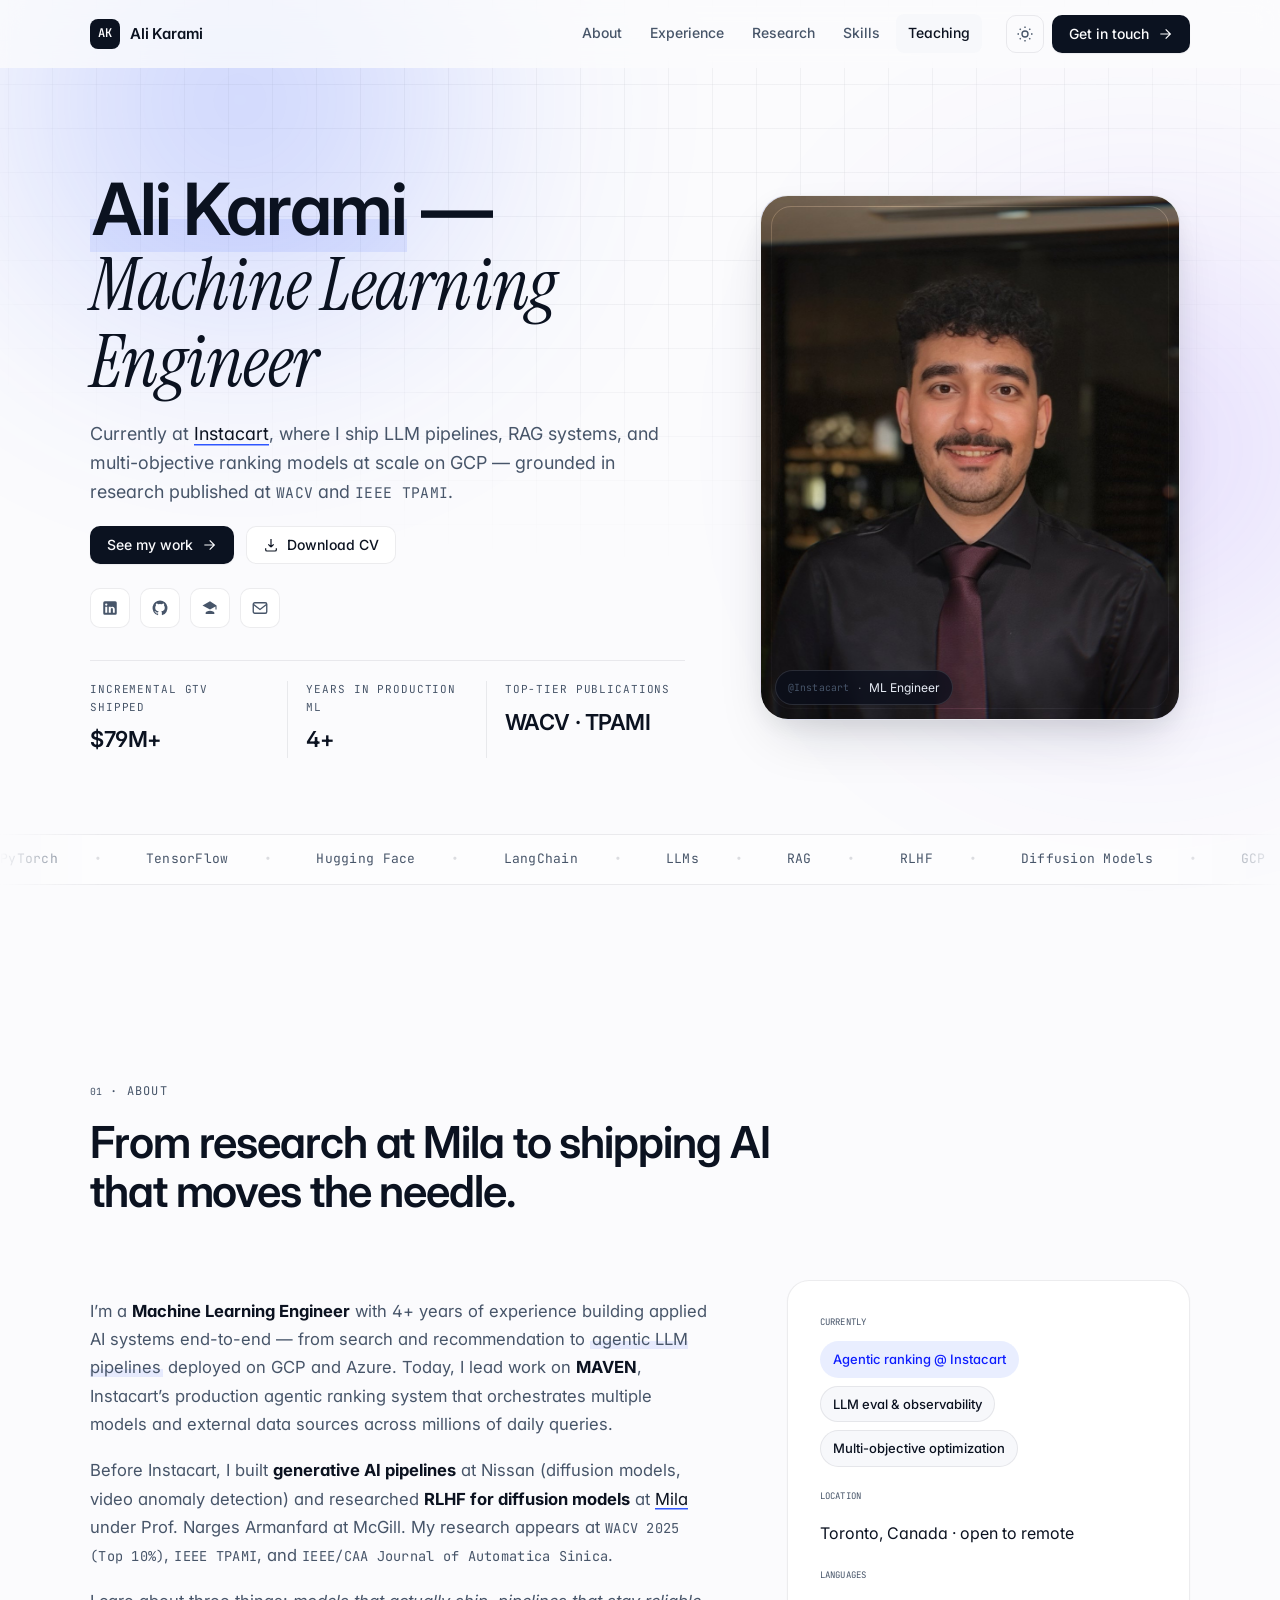
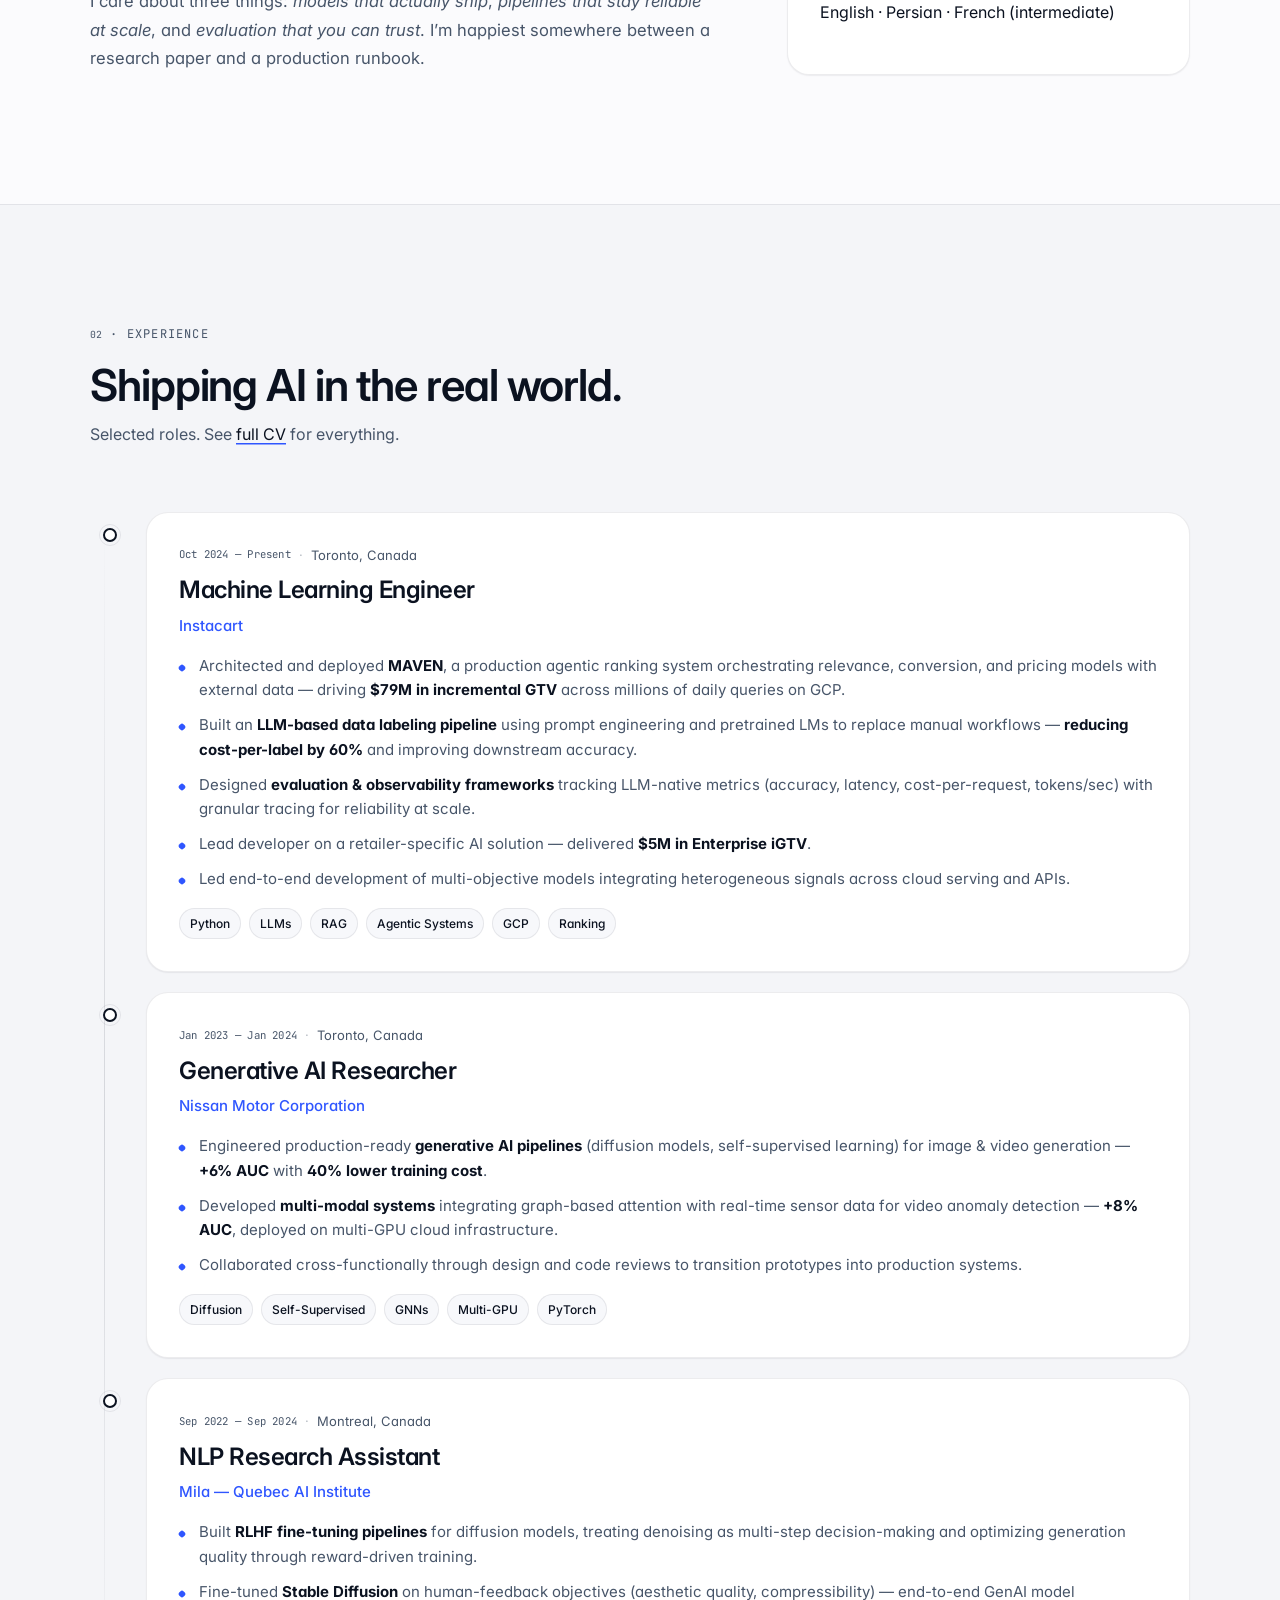
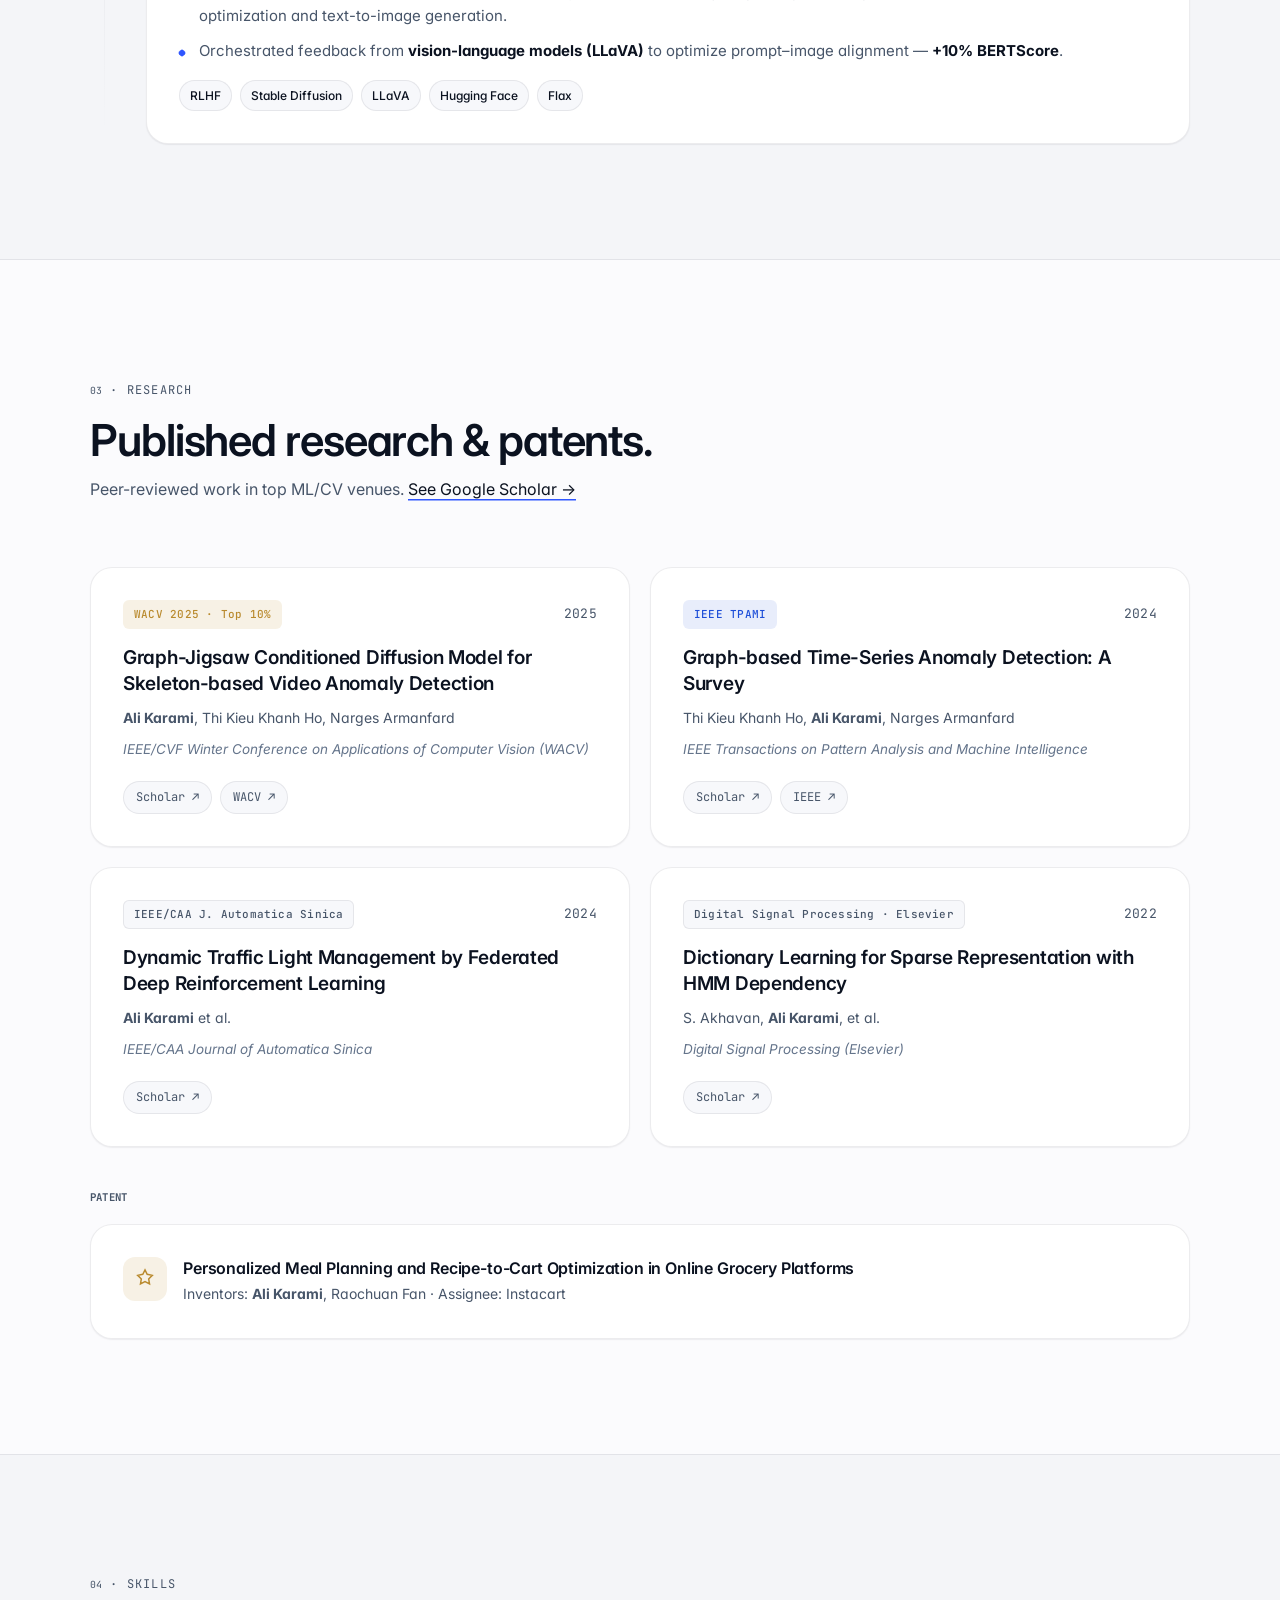
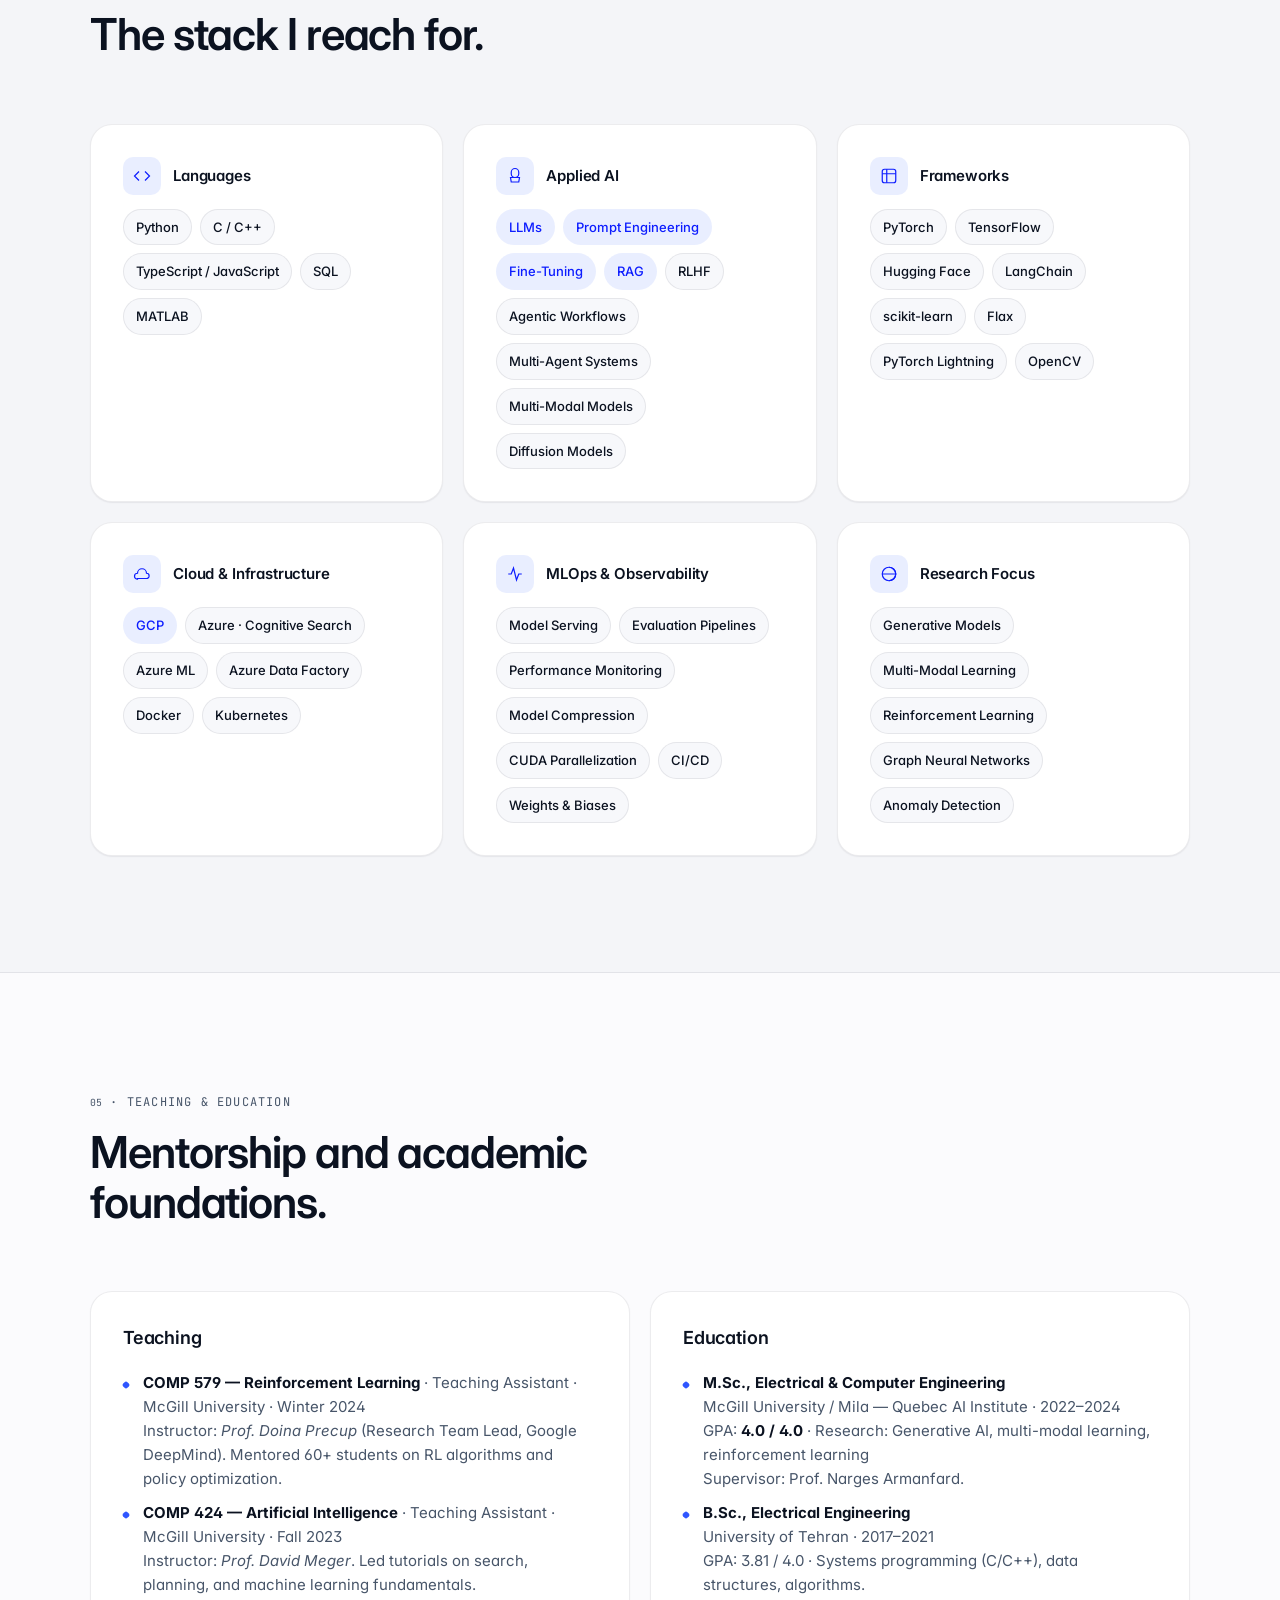
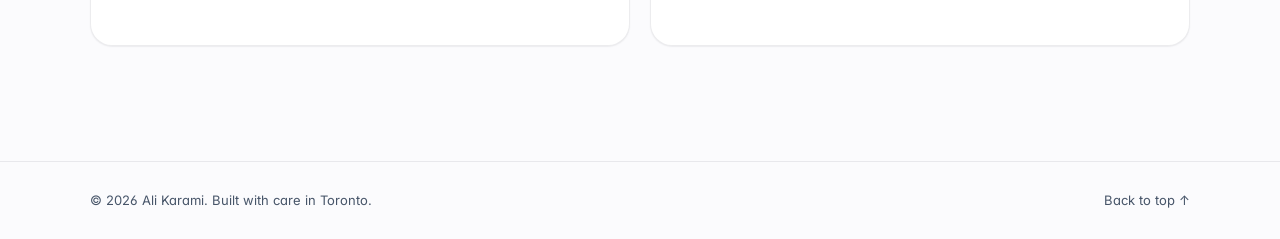
<file: index.html>
<!doctype html>
<html lang="en">
  <head>
    <meta charset="utf-8" />
    <meta name="viewport" content="width=device-width, initial-scale=1, viewport-fit=cover" />
    <meta name="color-scheme" content="light dark" />
    <title>Ali Karami — Machine Learning Engineer</title>

    <meta name="description" content="Ali Karami — Machine Learning Engineer at Instacart. Applied AI, LLMs, RAG, agentic ranking systems, and generative models. Published at WACV, TPAMI, and more." />
    <meta name="author" content="Ali Karami" />
    <meta name="theme-color" content="#0a0f1c" media="(prefers-color-scheme: dark)" />
    <meta name="theme-color" content="#ffffff" media="(prefers-color-scheme: light)" />

    <!-- Open Graph -->
    <meta property="og:type" content="website" />
    <meta property="og:title" content="Ali Karami — Machine Learning Engineer" />
    <meta property="og:description" content="ML Engineer at Instacart. Applied AI, LLMs, RAG, agentic ranking. WACV / TPAMI publications." />
    <meta property="og:url" content="https://karami7899.github.io/" />
    <meta property="og:image" content="./assets/og-card.png" />

    <!-- Twitter -->
    <meta name="twitter:card" content="summary_large_image" />
    <meta name="twitter:title" content="Ali Karami — Machine Learning Engineer" />
    <meta name="twitter:description" content="ML Engineer at Instacart. Applied AI, LLMs, RAG, agentic ranking. WACV / TPAMI publications." />
    <meta name="twitter:image" content="./assets/og-card.png" />

    <link rel="icon" href="data:image/svg+xml,%3Csvg xmlns='http://www.w3.org/2000/svg' viewBox='0 0 100 100'%3E%3Crect width='100' height='100' rx='22' fill='%230a0f1c'/%3E%3Ctext x='50' y='64' font-family='ui-sans-serif,system-ui' font-size='52' font-weight='700' text-anchor='middle' fill='%23ffffff'%3EAK%3C/text%3E%3C/svg%3E" />

    <!-- Fonts: Inter + JetBrains Mono for a polished engineer aesthetic -->
    <link rel="preconnect" href="https://fonts.googleapis.com" />
    <link rel="preconnect" href="https://fonts.gstatic.com" crossorigin />
    <link
      href="https://fonts.googleapis.com/css2?family=Inter:wght@300;400;500;600;700;800&family=JetBrains+Mono:wght@400;500;600&family=Instrument+Serif:ital@0;1&display=swap"
      rel="stylesheet"
    />

    <link rel="stylesheet" href="./styles.css" />

    <!-- Progressive enhancement: only hide reveal elements if JS is actually running.
         This guarantees content is visible even when JS fails or is disabled. -->
    <script>
      (function () {
        document.documentElement.classList.add("js-ready");
        try {
          var t = localStorage.getItem("ak-theme");
          if (t === "dark" || t === "light") {
            document.documentElement.setAttribute("data-theme", t);
          } else if (window.matchMedia && window.matchMedia("(prefers-color-scheme: dark)").matches) {
            document.documentElement.setAttribute("data-theme", "dark");
          }
        } catch (_) {}
      })();
    </script>
  </head>

  <body>
    <!-- Accessibility: skip link -->
    <a class="skip-link" href="#main">Skip to content</a>

    <!-- Ambient background -->
    <div class="ambient" aria-hidden="true">
      <div class="ambient__grid"></div>
      <div class="ambient__glow ambient__glow--a"></div>
      <div class="ambient__glow ambient__glow--b"></div>
    </div>

    <!-- Navigation -->
    <header class="nav" data-nav>
      <div class="nav__inner">
        <a href="#top" class="nav__brand" aria-label="Ali Karami — home">
          <span class="nav__monogram">AK</span>
          <span class="nav__brand-text">Ali Karami</span>
        </a>
        <nav class="nav__links" aria-label="Primary">
          <a href="#about">About</a>
          <a href="#experience">Experience</a>
          <a href="#publications">Research</a>
          <a href="#skills">Skills</a>
          <a href="#education">Teaching</a>
        </nav>
        <div class="nav__actions">
          <button
            class="icon-btn"
            id="theme-toggle"
            type="button"
            aria-label="Toggle color theme"
            title="Toggle theme"
          >
            <svg class="icon icon--sun" viewBox="0 0 24 24" fill="none" stroke="currentColor" stroke-width="1.8" aria-hidden="true">
              <circle cx="12" cy="12" r="4"></circle>
              <path d="M12 2v2M12 20v2M4.93 4.93l1.41 1.41M17.66 17.66l1.41 1.41M2 12h2M20 12h2M4.93 19.07l1.41-1.41M17.66 6.34l1.41-1.41"></path>
            </svg>
            <svg class="icon icon--moon" viewBox="0 0 24 24" fill="none" stroke="currentColor" stroke-width="1.8" aria-hidden="true">
              <path d="M21 12.79A9 9 0 1 1 11.21 3 7 7 0 0 0 21 12.79Z"></path>
            </svg>
          </button>
          <a class="btn btn--primary nav__cta" href="mailto:karami.a7899@gmail.com">
            Get in touch
            <svg viewBox="0 0 24 24" aria-hidden="true" fill="none" stroke="currentColor" stroke-width="1.8">
              <path d="M5 12h14M13 5l7 7-7 7"></path>
            </svg>
          </a>
          <button class="icon-btn nav__menu" id="menu-toggle" type="button" aria-label="Toggle menu" aria-expanded="false">
            <svg viewBox="0 0 24 24" fill="none" stroke="currentColor" stroke-width="1.8" aria-hidden="true">
              <path d="M3 6h18M3 12h18M3 18h18"></path>
            </svg>
          </button>
        </div>
      </div>
    </header>

    <main id="main">
      <!-- Hero -->
      <section id="top" class="hero">
        <div class="container hero__inner">
          <div class="hero__copy">
            <h1 class="hero__title reveal">
              <span class="hl">Ali Karami</span> — <em>Machine Learning Engineer</em>
            </h1>
            <p class="hero__lede reveal">
              Currently at <a class="inline-link" href="https://www.instacart.com" target="_blank" rel="noreferrer">Instacart</a>,
              where I ship LLM pipelines, RAG systems, and multi-objective ranking models at scale on GCP —
              grounded in research published at <span class="mono">WACV</span> and <span class="mono">IEEE TPAMI</span>.
            </p>

            <div class="hero__cta reveal">
              <a class="btn btn--primary" href="#experience">
                See my work
                <svg viewBox="0 0 24 24" aria-hidden="true" fill="none" stroke="currentColor" stroke-width="1.8"><path d="M5 12h14M13 5l7 7-7 7"/></svg>
              </a>
              <a class="btn btn--ghost" href="./assets/Ali_Karami_CV.pdf" target="_blank" rel="noreferrer">
                <svg viewBox="0 0 24 24" aria-hidden="true" fill="none" stroke="currentColor" stroke-width="1.8"><path d="M12 3v12m0 0 4-4m-4 4-4-4M4 17v2a2 2 0 0 0 2 2h12a2 2 0 0 0 2-2v-2"/></svg>
                Download CV
              </a>
            </div>

            <ul class="hero__socials reveal" aria-label="Profiles">
              <li><a href="https://www.linkedin.com/in/karami7899/" target="_blank" rel="noreferrer" aria-label="LinkedIn">
                <svg viewBox="0 0 24 24" fill="currentColor" aria-hidden="true"><path d="M19 3A2 2 0 0 1 21 5v14a2 2 0 0 1-2 2H5a2 2 0 0 1-2-2V5a2 2 0 0 1 2-2h14ZM8.34 18.34V10.2H5.67v8.14h2.67Zm-1.33-9.3a1.55 1.55 0 1 0 0-3.1 1.55 1.55 0 0 0 0 3.1Zm11.32 9.3v-4.45c0-2.38-1.27-3.49-2.97-3.49-1.37 0-1.98.75-2.32 1.28V10.2h-2.67c.04.75 0 8.14 0 8.14h2.67v-4.55c0-.24.02-.48.09-.65.19-.48.63-.98 1.37-.98.97 0 1.36.74 1.36 1.82v4.36h2.47Z"/></svg>
              </a></li>
              <li><a href="https://github.com/" target="_blank" rel="noreferrer" aria-label="GitHub">
                <svg viewBox="0 0 24 24" fill="currentColor" aria-hidden="true"><path d="M12 2a10 10 0 0 0-3.16 19.49c.5.09.68-.22.68-.48v-1.7c-2.78.6-3.37-1.34-3.37-1.34-.46-1.16-1.11-1.47-1.11-1.47-.9-.62.07-.61.07-.61 1 .07 1.53 1.03 1.53 1.03.89 1.53 2.34 1.09 2.91.83.09-.65.35-1.09.63-1.34-2.22-.25-4.56-1.11-4.56-4.95 0-1.09.39-1.99 1.03-2.69-.1-.25-.45-1.27.1-2.65 0 0 .84-.27 2.75 1.02a9.5 9.5 0 0 1 5 0c1.9-1.29 2.74-1.02 2.74-1.02.55 1.38.2 2.4.1 2.65.64.7 1.03 1.6 1.03 2.69 0 3.85-2.34 4.7-4.57 4.94.36.31.68.92.68 1.86v2.75c0 .27.18.58.69.48A10 10 0 0 0 12 2Z"/></svg>
              </a></li>
              <li><a href="https://scholar.google.com/citations?user=-sraCooAAAAJ&hl=en" target="_blank" rel="noreferrer" aria-label="Google Scholar">
                <svg viewBox="0 0 24 24" fill="currentColor" aria-hidden="true"><path d="M12 3 2 8.5 12 14l7.27-4v4.09h1.45V8.5L12 3Zm0 12.55c-3.05 0-5.78 1.3-5.78 2.91V20h11.56v-1.54c0-1.6-2.73-2.91-5.78-2.91Z"/></svg>
              </a></li>
              <li><a href="mailto:karami.a7899@gmail.com" aria-label="Email">
                <svg viewBox="0 0 24 24" fill="none" stroke="currentColor" stroke-width="1.8" aria-hidden="true"><rect x="3" y="5" width="18" height="14" rx="2"/><path d="m3 7 9 7 9-7"/></svg>
              </a></li>
            </ul>

            <dl class="hero__stats reveal" aria-label="Highlights at a glance">
              <div><dt>Incremental GTV shipped</dt><dd>$79M+</dd></div>
              <div><dt>Years in production ML</dt><dd>4+</dd></div>
              <div><dt>Top-tier publications</dt><dd>WACV · TPAMI</dd></div>
            </dl>
          </div>

          <aside class="hero__portrait reveal" aria-label="Portrait">
            <div class="portrait">
              <!-- Drop your photo into ./assets/profile.jpg — if missing, the AK monogram placeholder shows automatically. -->
              <img src="./assets/profile.jpg" alt="Ali Karami" loading="eager" decoding="async" />
              <div class="portrait__frame" aria-hidden="true"></div>
              <div class="portrait__badge">
                <span class="mono">@Instacart</span>
                <span class="sep">·</span>
                <span>ML Engineer</span>
              </div>
            </div>
          </aside>
        </div>

        <!-- Marquee of tech stack -->
        <div class="marquee" aria-hidden="true">
          <div class="marquee__track">
            <span>PyTorch</span><span>TensorFlow</span><span>Hugging Face</span><span>LangChain</span><span>LLMs</span><span>RAG</span><span>RLHF</span><span>Diffusion Models</span><span>GCP</span><span>Azure</span><span>Kubernetes</span><span>Docker</span><span>CUDA</span><span>Weights &amp; Biases</span>
            <span>PyTorch</span><span>TensorFlow</span><span>Hugging Face</span><span>LangChain</span><span>LLMs</span><span>RAG</span><span>RLHF</span><span>Diffusion Models</span><span>GCP</span><span>Azure</span><span>Kubernetes</span><span>Docker</span><span>CUDA</span><span>Weights &amp; Biases</span>
          </div>
        </div>
      </section>

      <!-- About -->
      <section id="about" class="section">
        <div class="container">
          <div class="section__head">
            <div class="section__label"><span class="mono">01</span> · About</div>
            <h2 class="section__title">From research at Mila to shipping AI that moves the needle.</h2>
          </div>
          <div class="about">
            <div class="about__body">
              <p class="reveal">
                I’m a <strong>Machine Learning Engineer</strong> with 4+ years of experience building applied AI systems end-to-end — from
                search and recommendation to <span class="hl">agentic LLM pipelines</span> deployed on GCP and Azure. Today, I lead work on
                <strong>MAVEN</strong>, Instacart’s production agentic ranking system that orchestrates multiple models and external data
                sources across millions of daily queries.
              </p>
              <p class="reveal">
                Before Instacart, I built <strong>generative AI pipelines</strong> at Nissan (diffusion models, video anomaly detection) and
                researched <strong>RLHF for diffusion models</strong> at <a class="inline-link" href="https://mila.quebec" target="_blank" rel="noreferrer">Mila</a>
                under Prof. Narges Armanfard at McGill. My research appears at
                <span class="mono">WACV 2025 (Top 10%)</span>, <span class="mono">IEEE TPAMI</span>, and <span class="mono">IEEE/CAA Journal of Automatica Sinica</span>.
              </p>
              <p class="reveal">
                I care about three things: <em>models that actually ship</em>, <em>pipelines that stay reliable at scale</em>, and
                <em>evaluation that you can trust</em>. I’m happiest somewhere between a research paper and a production runbook.
              </p>
            </div>
            <aside class="about__aside reveal">
              <div class="card about__card">
                <div class="card__kicker"><span class="mono">Currently</span></div>
                <ul class="chips">
                  <li class="chip chip--accent">Agentic ranking @ Instacart</li>
                  <li class="chip">LLM eval &amp; observability</li>
                  <li class="chip">Multi-objective optimization</li>
                </ul>
                <div class="card__kicker card__kicker--mt"><span class="mono">Location</span></div>
                <p>Toronto, Canada · open to remote</p>
                <div class="card__kicker card__kicker--mt"><span class="mono">Languages</span></div>
                <p>English · Persian · French (intermediate)</p>
              </div>
            </aside>
          </div>
        </div>
      </section>

      <!-- Experience -->
      <section id="experience" class="section section--alt">
        <div class="container">
          <div class="section__head">
            <div class="section__label"><span class="mono">02</span> · Experience</div>
            <h2 class="section__title">Shipping AI in the real world.</h2>
            <p class="section__sub">Selected roles. See <a class="inline-link" href="./assets/Ali_Karami_CV.pdf" target="_blank" rel="noreferrer">full CV</a> for everything.</p>
          </div>

          <ol class="timeline">
            <li class="timeline__item reveal">
              <div class="timeline__marker" aria-hidden="true"></div>
              <div class="timeline__card card">
                <div class="timeline__meta">
                  <span class="mono">Oct 2024 — Present</span>
                  <span class="sep">·</span>
                  <span>Toronto, Canada</span>
                </div>
                <h3 class="timeline__role">Machine Learning Engineer</h3>
                <div class="timeline__org">Instacart</div>
                <ul class="bullets">
                  <li>Architected and deployed <strong>MAVEN</strong>, a production agentic ranking system orchestrating relevance, conversion, and pricing models with external data — driving <strong>$79M in incremental GTV</strong> across millions of daily queries on GCP.</li>
                  <li>Built an <strong>LLM-based data labeling pipeline</strong> using prompt engineering and pretrained LMs to replace manual workflows — <strong>reducing cost-per-label by 60%</strong> and improving downstream accuracy.</li>
                  <li>Designed <strong>evaluation &amp; observability frameworks</strong> tracking LLM-native metrics (accuracy, latency, cost-per-request, tokens/sec) with granular tracing for reliability at scale.</li>
                  <li>Lead developer on a retailer-specific AI solution — delivered <strong>$5M in Enterprise iGTV</strong>.</li>
                  <li>Led end-to-end development of multi-objective models integrating heterogeneous signals across cloud serving and APIs.</li>
                </ul>
                <ul class="chips chips--compact" aria-label="Tech used">
                  <li class="chip">Python</li><li class="chip">LLMs</li><li class="chip">RAG</li><li class="chip">Agentic Systems</li><li class="chip">GCP</li><li class="chip">Ranking</li>
                </ul>
              </div>
            </li>

            <li class="timeline__item reveal">
              <div class="timeline__marker" aria-hidden="true"></div>
              <div class="timeline__card card">
                <div class="timeline__meta">
                  <span class="mono">Jan 2023 — Jan 2024</span>
                  <span class="sep">·</span>
                  <span>Toronto, Canada</span>
                </div>
                <h3 class="timeline__role">Generative AI Researcher</h3>
                <div class="timeline__org">Nissan Motor Corporation</div>
                <ul class="bullets">
                  <li>Engineered production-ready <strong>generative AI pipelines</strong> (diffusion models, self-supervised learning) for image &amp; video generation — <strong>+6% AUC</strong> with <strong>40% lower training cost</strong>.</li>
                  <li>Developed <strong>multi-modal systems</strong> integrating graph-based attention with real-time sensor data for video anomaly detection — <strong>+8% AUC</strong>, deployed on multi-GPU cloud infrastructure.</li>
                  <li>Collaborated cross-functionally through design and code reviews to transition prototypes into production systems.</li>
                </ul>
                <ul class="chips chips--compact" aria-label="Tech used">
                  <li class="chip">Diffusion</li><li class="chip">Self-Supervised</li><li class="chip">GNNs</li><li class="chip">Multi-GPU</li><li class="chip">PyTorch</li>
                </ul>
              </div>
            </li>

            <li class="timeline__item reveal">
              <div class="timeline__marker" aria-hidden="true"></div>
              <div class="timeline__card card">
                <div class="timeline__meta">
                  <span class="mono">Sep 2022 — Sep 2024</span>
                  <span class="sep">·</span>
                  <span>Montreal, Canada</span>
                </div>
                <h3 class="timeline__role">NLP Research Assistant</h3>
                <div class="timeline__org">Mila — Quebec AI Institute</div>
                <ul class="bullets">
                  <li>Built <strong>RLHF fine-tuning pipelines</strong> for diffusion models, treating denoising as multi-step decision-making and optimizing generation quality through reward-driven training.</li>
                  <li>Fine-tuned <strong>Stable Diffusion</strong> on human-feedback objectives (aesthetic quality, compressibility) — end-to-end GenAI model optimization and text-to-image generation.</li>
                  <li>Orchestrated feedback from <strong>vision-language models (LLaVA)</strong> to optimize prompt–image alignment — <strong>+10% BERTScore</strong>.</li>
                </ul>
                <ul class="chips chips--compact" aria-label="Tech used">
                  <li class="chip">RLHF</li><li class="chip">Stable Diffusion</li><li class="chip">LLaVA</li><li class="chip">Hugging Face</li><li class="chip">Flax</li>
                </ul>
              </div>
            </li>
          </ol>
        </div>
      </section>

      <!-- Publications & Patents -->
      <section id="publications" class="section">
        <div class="container">
          <div class="section__head">
            <div class="section__label"><span class="mono">03</span> · Research</div>
            <h2 class="section__title">Published research &amp; patents.</h2>
            <p class="section__sub">Peer-reviewed work in top ML/CV venues. <a class="inline-link" href="https://scholar.google.com/citations?user=-sraCooAAAAJ&hl=en" target="_blank" rel="noreferrer">See Google Scholar →</a></p>
          </div>

          <div class="pubs">
            <article class="pub card reveal">
              <header class="pub__head">
                <span class="badge badge--gold">WACV 2025 · Top 10%</span>
                <span class="mono pub__year">2025</span>
              </header>
              <h3 class="pub__title">Graph-Jigsaw Conditioned Diffusion Model for Skeleton-based Video Anomaly Detection</h3>
              <p class="pub__authors"><strong>Ali Karami</strong>, Thi Kieu Khanh Ho, Narges Armanfard</p>
              <p class="pub__venue">IEEE/CVF Winter Conference on Applications of Computer Vision (WACV)</p>
              <div class="pub__links">
                <a class="pill" href="https://scholar.google.com/citations?user=-sraCooAAAAJ&hl=en" target="_blank" rel="noreferrer">Scholar ↗</a>
                <a class="pill" href="https://openaccess.thecvf.com/content/WACV2025/" target="_blank" rel="noreferrer">WACV ↗</a>
              </div>
            </article>

            <article class="pub card reveal">
              <header class="pub__head">
                <span class="badge badge--blue">IEEE TPAMI</span>
                <span class="mono pub__year">2024</span>
              </header>
              <h3 class="pub__title">Graph-based Time-Series Anomaly Detection: A Survey</h3>
              <p class="pub__authors">Thi Kieu Khanh Ho, <strong>Ali Karami</strong>, Narges Armanfard</p>
              <p class="pub__venue">IEEE Transactions on Pattern Analysis and Machine Intelligence</p>
              <div class="pub__links">
                <a class="pill" href="https://scholar.google.com/citations?user=-sraCooAAAAJ&hl=en" target="_blank" rel="noreferrer">Scholar ↗</a>
                <a class="pill" href="https://ieeexplore.ieee.org/" target="_blank" rel="noreferrer">IEEE ↗</a>
              </div>
            </article>

            <article class="pub card reveal">
              <header class="pub__head">
                <span class="badge">IEEE/CAA J. Automatica Sinica</span>
                <span class="mono pub__year">2024</span>
              </header>
              <h3 class="pub__title">Dynamic Traffic Light Management by Federated Deep Reinforcement Learning</h3>
              <p class="pub__authors"><strong>Ali Karami</strong> et al.</p>
              <p class="pub__venue">IEEE/CAA Journal of Automatica Sinica</p>
              <div class="pub__links">
                <a class="pill" href="https://scholar.google.com/citations?user=-sraCooAAAAJ&hl=en" target="_blank" rel="noreferrer">Scholar ↗</a>
              </div>
            </article>

            <article class="pub card reveal">
              <header class="pub__head">
                <span class="badge">Digital Signal Processing · Elsevier</span>
                <span class="mono pub__year">2022</span>
              </header>
              <h3 class="pub__title">Dictionary Learning for Sparse Representation with HMM Dependency</h3>
              <p class="pub__authors">S. Akhavan, <strong>Ali Karami</strong>, et al.</p>
              <p class="pub__venue">Digital Signal Processing (Elsevier)</p>
              <div class="pub__links">
                <a class="pill" href="https://scholar.google.com/citations?user=-sraCooAAAAJ&hl=en" target="_blank" rel="noreferrer">Scholar ↗</a>
              </div>
            </article>
          </div>

          <div class="patents">
            <h3 class="patents__title"><span class="mono">Patent</span></h3>
            <article class="card patent reveal">
              <div class="patent__icon" aria-hidden="true">
                <svg viewBox="0 0 24 24" fill="none" stroke="currentColor" stroke-width="1.6"><path d="M12 2l2.39 4.84L20 8l-4 3.9.94 5.5L12 14.8 7.06 17.4 8 11.9 4 8l5.61-1.16L12 2z"/></svg>
              </div>
              <div>
                <h4 class="patent__title">Personalized Meal Planning and Recipe-to-Cart Optimization in Online Grocery Platforms</h4>
                <p class="patent__meta">Inventors: <strong>Ali Karami</strong>, Raochuan Fan · Assignee: Instacart</p>
              </div>
            </article>
          </div>
        </div>
      </section>

      <!-- Skills -->
      <section id="skills" class="section section--alt">
        <div class="container">
          <div class="section__head">
            <div class="section__label"><span class="mono">04</span> · Skills</div>
            <h2 class="section__title">The stack I reach for.</h2>
          </div>

          <div class="skills">
            <article class="skill-group card reveal">
              <header>
                <div class="skill-group__icon" aria-hidden="true">
                  <svg viewBox="0 0 24 24" fill="none" stroke="currentColor" stroke-width="1.6"><polyline points="8 6 2 12 8 18"/><polyline points="16 6 22 12 16 18"/></svg>
                </div>
                <h3>Languages</h3>
              </header>
              <ul class="chips">
                <li class="chip">Python</li><li class="chip">C / C++</li><li class="chip">TypeScript / JavaScript</li><li class="chip">SQL</li><li class="chip">MATLAB</li>
              </ul>
            </article>

            <article class="skill-group card reveal">
              <header>
                <div class="skill-group__icon" aria-hidden="true">
                  <svg viewBox="0 0 24 24" fill="none" stroke="currentColor" stroke-width="1.6"><path d="M12 2a5 5 0 0 1 5 5v2a5 5 0 0 1-10 0V7a5 5 0 0 1 5-5ZM6 14h12l-1 6H7l-1-6Z"/></svg>
                </div>
                <h3>Applied AI</h3>
              </header>
              <ul class="chips">
                <li class="chip chip--accent">LLMs</li><li class="chip chip--accent">Prompt Engineering</li><li class="chip chip--accent">Fine-Tuning</li><li class="chip chip--accent">RAG</li><li class="chip">RLHF</li><li class="chip">Agentic Workflows</li><li class="chip">Multi-Agent Systems</li><li class="chip">Multi-Modal Models</li><li class="chip">Diffusion Models</li>
              </ul>
            </article>

            <article class="skill-group card reveal">
              <header>
                <div class="skill-group__icon" aria-hidden="true">
                  <svg viewBox="0 0 24 24" fill="none" stroke="currentColor" stroke-width="1.6"><rect x="3" y="3" width="18" height="18" rx="3"/><path d="M3 9h18M9 3v18"/></svg>
                </div>
                <h3>Frameworks</h3>
              </header>
              <ul class="chips">
                <li class="chip">PyTorch</li><li class="chip">TensorFlow</li><li class="chip">Hugging Face</li><li class="chip">LangChain</li><li class="chip">scikit-learn</li><li class="chip">Flax</li><li class="chip">PyTorch Lightning</li><li class="chip">OpenCV</li>
              </ul>
            </article>

            <article class="skill-group card reveal">
              <header>
                <div class="skill-group__icon" aria-hidden="true">
                  <svg viewBox="0 0 24 24" fill="none" stroke="currentColor" stroke-width="1.6"><path d="M6 19a4 4 0 0 1 0-8 6 6 0 0 1 12 0 3.5 3.5 0 0 1 0 7H6Z"/></svg>
                </div>
                <h3>Cloud &amp; Infrastructure</h3>
              </header>
              <ul class="chips">
                <li class="chip chip--accent">GCP</li><li class="chip">Azure · Cognitive Search</li><li class="chip">Azure ML</li><li class="chip">Azure Data Factory</li><li class="chip">Docker</li><li class="chip">Kubernetes</li>
              </ul>
            </article>

            <article class="skill-group card reveal">
              <header>
                <div class="skill-group__icon" aria-hidden="true">
                  <svg viewBox="0 0 24 24" fill="none" stroke="currentColor" stroke-width="1.6"><path d="M3 12h4l3-8 4 16 3-8h4"/></svg>
                </div>
                <h3>MLOps &amp; Observability</h3>
              </header>
              <ul class="chips">
                <li class="chip">Model Serving</li><li class="chip">Evaluation Pipelines</li><li class="chip">Performance Monitoring</li><li class="chip">Model Compression</li><li class="chip">CUDA Parallelization</li><li class="chip">CI/CD</li><li class="chip">Weights &amp; Biases</li>
              </ul>
            </article>

            <article class="skill-group card reveal">
              <header>
                <div class="skill-group__icon" aria-hidden="true">
                  <svg viewBox="0 0 24 24" fill="none" stroke="currentColor" stroke-width="1.6"><circle cx="12" cy="12" r="9"/><path d="M12 3a9 9 0 0 1 0 18M3 12h18"/></svg>
                </div>
                <h3>Research Focus</h3>
              </header>
              <ul class="chips">
                <li class="chip">Generative Models</li><li class="chip">Multi-Modal Learning</li><li class="chip">Reinforcement Learning</li><li class="chip">Graph Neural Networks</li><li class="chip">Anomaly Detection</li>
              </ul>
            </article>
          </div>
        </div>
      </section>

      <!-- Teaching & Education -->
      <section id="education" class="section">
        <div class="container">
          <div class="section__head">
            <div class="section__label"><span class="mono">05</span> · Teaching &amp; Education</div>
            <h2 class="section__title">Mentorship and academic foundations.</h2>
          </div>

          <div class="grid-2">
            <div class="card reveal">
              <h3 class="card__title">Teaching</h3>
              <ul class="bullets">
                <li>
                  <strong>COMP 579 — Reinforcement Learning</strong> · Teaching Assistant · McGill University · Winter 2024<br />
                  Instructor: <em>Prof. Doina Precup</em> (Research Team Lead, Google DeepMind). Mentored 60+ students on RL algorithms and policy optimization.
                </li>
                <li>
                  <strong>COMP 424 — Artificial Intelligence</strong> · Teaching Assistant · McGill University · Fall 2023<br />
                  Instructor: <em>Prof. David Meger</em>. Led tutorials on search, planning, and machine learning fundamentals.
                </li>
              </ul>
            </div>
            <div class="card reveal">
              <h3 class="card__title">Education</h3>
              <ul class="bullets">
                <li>
                  <strong>M.Sc., Electrical &amp; Computer Engineering</strong><br />
                  McGill University / Mila — Quebec AI Institute · 2022–2024<br />
                  GPA: <strong>4.0 / 4.0</strong> · Research: Generative AI, multi-modal learning, reinforcement learning<br />
                  Supervisor: Prof. Narges Armanfard.
                </li>
                <li>
                  <strong>B.Sc., Electrical Engineering</strong><br />
                  University of Tehran · 2017–2021<br />
                  GPA: 3.81 / 4.0 · Systems programming (C/C++), data structures, algorithms.
                </li>
              </ul>
            </div>
          </div>
        </div>
      </section>

    </main>

    <footer class="footer">
      <div class="container footer__inner">
        <div>© <span id="year"></span> Ali Karami. Built with care in Toronto.</div>
        <div class="footer__links">
          <a href="#top">Back to top ↑</a>
        </div>
      </div>
    </footer>

    <script src="./script.js" defer></script>
  </body>
</html>
</file>
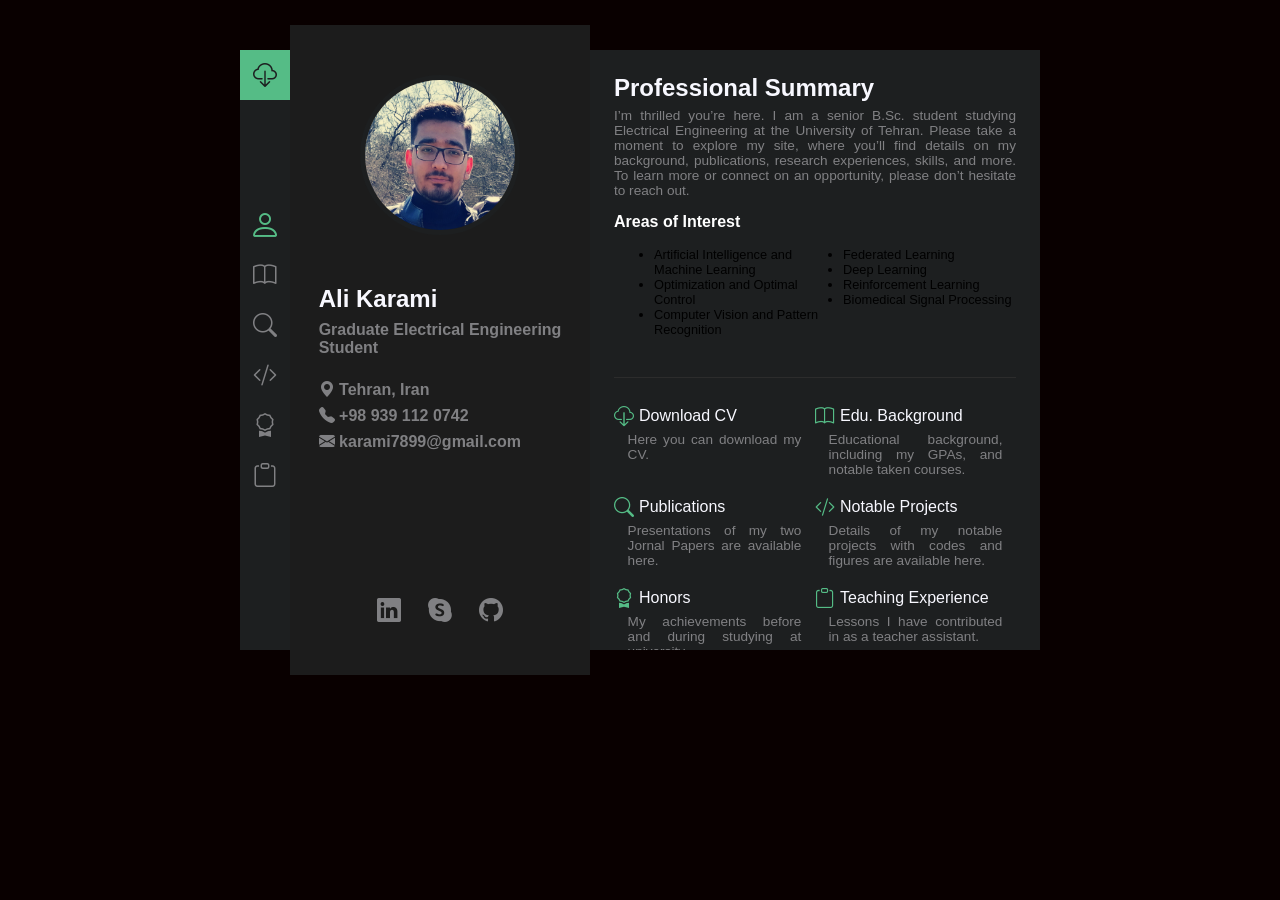
<file: docs/index.html>
<!DOCTYPE html>
<html lang="en">
<head>
    <meta charset="UTF-8">
    <meta http-equiv="X-UA-Compatible" content="IE=edge">
    <meta name="viewport" content="width=device-width, initial-scale=1.0">
    <title> Ali Karami </title>
    <link rel="stylesheet" href="https://cdn.jsdelivr.net/npm/bootstrap-icons@1.5.0/font/bootstrap-icons.css">
    <style>
        :root {
            --main-theme: #55BC86;
            --bg-color: #090000;
            --tooltip-bg-color: #0900007c;
            --text-color: ghostwhite;
            --main-bg-color: #1D1F20;
            --profile-bg-color: #1C1C1C;
            --scrollbar-thumb-bg-color: #646467;
            --icon-color: #808083;
            --border-color: #2C2C2C;
        }
        ::selection {
            background-color: var(--icon-color);
            color: var(--main-bg-color);
        }
		.ull {
		  columns: 2;
		  -webkit-columns: 2;
		  -moz-columns: 2;
		}
        p, h2, h4 {
            margin-block-start: 0;
            margin-block-end: 0;
        }
        a {
            cursor: pointer;
        }
        .tooltip {
            position: relative;
            display: inline-block;
        }
        .tooltip .tooltiptext {
            visibility: hidden;
            background-color: var(--tooltip-bg-color);
            width: auto;
            color: var(--text-color);
            padding: .5em;
            right: 50px;
            font-size: .85em;
            width: max-content;
            position: absolute;
            z-index: 1;
            font-family: Arial, sans-serif;
        }
        .tooltip:hover .tooltiptext {
            visibility: visible;
        }
        body {
            margin: 0;
            background-color: var(--bg-color);
        }
        html {
            scrollbar-color: var(--main-theme) var(--profile-bg-color);
            scrollbar-width: thin;
        }
        #summary, #research, #software {
            scrollbar-color: var(--scrollbar-thumb-bg-color) var(--profile-bg-color);
            scrollbar-width: thin;
        }
        html::-webkit-scrollbar, #summary::-webkit-scrollbar, #research::-webkit-scrollbar, #software::-webkit-scrollbar
        {
            width: 8px;
            background-color: var(--profile-bg-color);
        }
        html::-webkit-scrollbar-thumb
        {
            background-color: var(--main-theme);
        }
        #summary::-webkit-scrollbar-thumb, #research::-webkit-scrollbar-thumb, #software::-webkit-scrollbar-thumb
        {
            background-color: var(--scrollbar-thumb-bg-color);
        }
        .icon-wrapper {
            display: flex;
            justify-content: center;
            align-items: center;
            padding-top: 3.33px;
            height: 46.67px;
        }
        div.icon-wrapper:nth-child(1) {
            background-color: var(--main-theme);
        }
        div.icon-wrapper:nth-child(1) > a > i {
            font-size: 1.5em;
            color: var(--main-bg-color);
        }
        aside {
            display: grid;
            grid-template-rows: 50px 500px 50px;
        }
        aside > ul {
            margin: 0;
            padding: 0;
            list-style-type: none;
            display: flex;
            flex-direction: column;
            justify-content: center;

        }
        aside > ul > .icon-wrapper > a > i:not(.bi-person), div.icon-wrapper:nth-child(3) > a > i, #social-media > li > a > i {
            color: var(--icon-color);
            font-size: 1.5em;
        }
        #social-media > li > a:hover > i {
            color: var(--text-color);
        }
        .bi-person {
            font-size: 2em;
        }
        .bi-person, div.icon-wrapper:nth-child(3) > a > i {
            color: var(--main-theme);
        }
        main {
            background-color: var(--main-bg-color);
            margin: 50px auto;
            width: 800px;
            height: 600px;
            display: grid;
            grid-template-columns: 50px 2fr 3fr;
        }
        #profile {
            height: 650px;
            margin-top: -25px;
            background-color: var(--profile-bg-color);
            display: flex;
            flex-direction: column;
            align-items: center;
            position: relative;
        }
        #profile > img {
            width: 150px;
            height: 150px;
            border-radius: 100px;
            border: 5px solid var(--main-bg-color);
            margin: 50px auto;
        }
        #summary {
            overflow-y: scroll;
            height: inherit;
        }
        #about-me  {
            font-family: Arial, sans-serif;
        }
        #about-me > h2 {
            color: var(--text-color);
        }
        #about-me > h4 {
            color: var(--icon-color);
            margin-top: .5em;
        }
        #about-me > h4 > a {
            color: var(--icon-color);
            text-decoration: none;
        }
        #about-me > h4:nth-child(3) {
            margin-top: 1.5em;
        }
        #social-media-wrapper {
            width: 60%;
            position: absolute;
            bottom: 0;
            padding: 0 20%;
        }
        #social-media {
            list-style-type: none;
            margin: 0;
            padding: 0  0 50px 0;
            display: flex;
            flex-direction: row;
            justify-content: space-evenly;
        }
        #summary > div {
            font-family: Arial, sans-serif;
            margin: 1.5em 1.5em 0 1.5em;
            padding-bottom: 1.5em;
        }
        #summary > div:not(#links) {
            border-bottom: 1px solid var(--border-color);
        }
        #summary > div > h2 {
            color: var(--text-color);
            margin-bottom: .25em;
        }
        #summary > div > p {
            color: var(--icon-color);
            text-align: justify;
            font-size: .85em;
        }
        #links {
            display: grid;
            grid-template-columns: 1fr 1fr;
            grid-template-rows: 1fr 1fr;
            grid-row-gap: 1em;
        }
        .link-title {
            color: var(--text-color);
            height: 30px;
        }
        .link-title > a {
            text-decoration: none;
            color: var(--text-color);
            height: inherit;
            display: inline-block;
        }
        .link-title > a > h4 {
            height: inherit;
        }
        .link-title > a > h4 > i {
            font-size: 1.25em;
            float: left;
            display: block;
            height: 27px;
            padding-top: 3px;
            color: var(--main-theme);
        }
        .link-title > a > h4 > span {
            font-weight: 300;
            height: 20px;
            display: block;
            float: left;
            padding: 5px;
        }
        .link-desc {
            text-align: justify;
            color: var(--icon-color);
            font-size: .85em;
            padding: 0 1em;
        }
        #educational, #software, #research, #honors, #teaching {
            display: none;
            font-family: Arial, sans-serif;
            color: var(--text-color);
            text-align: justify;
            height: 625px;
            margin-top: -25px;
            background-color: var(--profile-bg-color);
            padding: 25px 50px 0 50px;
        }
        #research, #software {
            overflow-y: scroll;
        }
        #research > article, #software > article {
            background-color: var(--main-bg-color);
            margin-bottom: 15px;
        }
        .article-header {
            background-color: var(--main-theme);
            padding: 15px;
            align-items: center;
            justify-content: space-between;
            display: flex;
            cursor: pointer;
        }
        .article-header > i {
            margin-left: 15px;
        }
        .bi-caret-up {
            display: none;
        }
        #research > article.active > .article-header > i.bi-caret-up, #software > article.active > .article-header > i.bi-caret-up {
            display: inline;
        }
        #research > article.active > .article-header > i.bi-caret-down, #software > article.active > .article-header > i.bi-caret-down {
            display: none;
        }
        .article-body {
            padding: 15px;
            display: none;
        }
        #research > article.active > .article-body, #software > article.active > .article-body {
            display: block;
        }
        .article-body > *:not(:last-child) {
            margin-bottom: 15px;
        }

        .slideshow-container {
            max-width: 1000px;
            position: relative;
            margin: auto;
        }
        .mySlides {
            display: none;
        }
        .mySlides > img {
            width: 100%;
            height: 400px;
        }
        .prev-slide, .next-slide {
            cursor: pointer;
            position: absolute;
            top: 50%;
            width: auto;
            margin-top: -22px;
            padding: 16px;
            color: white;
            font-weight: bold;
            font-size: 18px;
            transition: 0.6s ease;
            border-radius: 0 3px 3px 0;
            user-select: none;
        }
        .next-slide {
            right: 0;
            border-radius: 3px 0 0 3px;
        }
        .prev-slide:hover, .next-slide:hover {
            background-color: rgba(0,0,0,0.8);
        }
        .text-slide {
            color: #f2f2f2;
            font-size: 15px;
            padding: 8px 12px;
            position: absolute;
            bottom: 8px;
            width: 100%;
            text-align: center;
        }
        .numbertext {
            color: #f2f2f2;
            font-size: 12px;
            padding: 8px 12px;
            position: absolute;
            top: 0;
        }
        .dot-slide {
            cursor: pointer;
            height: 15px;
            width: 15px;
            margin: 0 2px;
            background-color: #bbb;
            border-radius: 50%;
            display: inline-block;
            transition: background-color 0.6s ease;
        }
        .active-slide, .dot-slide:hover {
            background-color: #717171;
        }
        .fade-slide {
            -webkit-animation-name: fade;
            -webkit-animation-duration: 1.5s;
            animation-name: fade;
            animation-duration: 1.5s;
        }
        @-webkit-keyframes fade {
            from {opacity: .4}
            to {opacity: 1}
        }
        @keyframes fade {
            from {opacity: .4}
            to {opacity: 1}
        }
        .tab {
            text-indent: 2em;
        }
    </style>
</head>
<body>
    <main>
        <aside>
            <div class="icon-wrapper tooltip">
                <a href="Karami_CV.pdf"><i class="bi bi-cloud-download"></i></a>
                <span class="tooltiptext">Download CV</span>
            </div>
            <ul>
                <li class="icon-wrapper tooltip">
                    <a onclick="showProfile()"><i class="bi bi-person"></i></a>
                    <span class="tooltiptext">Profile</span>
                </li>
                <li class="icon-wrapper tooltip">
                    <a onclick="toggle('educational', 'bi-book')"><i class="bi bi-book"></i></a>
                    <span class="tooltiptext">Edu. Background</span>
                </li>
                <li class="icon-wrapper tooltip">
                    <a onclick="toggle('research', 'bi-search')"><i class="bi bi-search"></i></a>
                    <span class="tooltiptext">Publications</span>
                </li>
                <li class="icon-wrapper tooltip">
                    <a onclick="toggle('software', 'bi-code-slash')"><i class="bi bi-code-slash"></i></a>
                    <span class="tooltiptext">Notable Projects</span>
                </li>
                <li class="icon-wrapper tooltip">
                    <a onclick="toggle('honors', 'bi-award')"><i class="bi bi-award"></i></a>
                    <span class="tooltiptext">Honors</span>
                </li>
                <li class="icon-wrapper tooltip">
                    <a onclick="toggle('teaching', 'bi-clipboard')"><i class="bi bi-clipboard"></i></a>
                    <span class="tooltiptext">Teaching Experience</span>
                </li>
            </ul>
        </aside>
        <section id="profile">
            <img src="profile.png" alt="Profile">
            <div id="about-me">
                <h2>Ali Karami</h2>
                <h4>Graduate Electrical Engineering 
				<br />
				Student</h4>
				

                <h4><i class="bi bi-geo-alt-fill"></i> Tehran, Iran</h4>
                <h4><i class="bi bi-telephone-fill"></i> +98 939 112 0742</h4>
                <h4><i class="bi bi-envelope-fill"></i> <a href="mailto:karami7899@gmail.com">karami7899@gmail.com</a> </h4>
            </div>
            <div id="social-media-wrapper">
                <ul id="social-media">
                    <li>
                        <a href="https://www.linkedin.com/in/karami7899/"><i class="bi bi-linkedin"></i></a>
                    </li>

                    <li>
                        <a href="https://join.skype.com/invite/ouQB8ou8CbZQ"><i class="bi bi-skype"></i></a>
                    </li>
                    <li>
                        <a href="https://github.com/karami7899"><i class="bi bi-github"></i></a>
                    </li>
                </ul>
            </div>
        </section>
        <section id="summary">
            <div>
                <h2>Professional Summary</h2>
                <p>
				I’m thrilled you’re here. I am a senior B.Sc. student studying Electrical Engineering at the University of Tehran. Please take a moment to explore my site, where you’ll find details on my background, publications, research experiences, skills, and more. To learn more or connect on an opportunity, please don’t hesitate to reach out.
				<br />
				<br />
				<h4 style="color:white">Areas of Interest</h4>				
				<ul class="ull" data-columns="2">
					<li style="font-size:1vw">Artificial Intelligence and Machine Learning</li>
					<li style="font-size:1vw">Optimization and Optimal Control</li>
					<li style="font-size:1vw">Computer Vision and Pattern Recognition</li>
					<li style="font-size:1vw">Federated Learning</li>
					<li style="font-size:1vw">Deep Learning</li>
					<li style="font-size:1vw">Reinforcement Learning</li>
					<li style="font-size:1vw">Biomedical Signal Processing</li>
				</ul>
                </p>
            </div>
            <div id="links">
                <div>
                    <div class="link-title">
                        <a href="Karami_CV.pdf">
                            <h4>
                                <i class="bi bi-cloud-download"></i>
                                <span>Download CV</span>
                            </h4>
                        </a>
                    </div>
                    <div class="link-desc">
                        <p>Here you can download my CV.</p>
                    </div>
                </div>
                <div>
                    <div class="link-title">
                        <a onclick="toggle('educational', 'bi-book')">
                            <h4>
                                <i class="bi bi-book"></i>
                                <span>Edu. Background</span>
                            </h4>
                        </a>
                    </div>
                    <div class="link-desc">
                        <p>Educational background, including my GPAs, and notable taken courses.</p>
                    </div>
                </div>
                <div>
                    <div class="link-title">
                        <a onclick="toggle('research', 'bi-search')">
                            <h4>
                                <i class="bi bi-search"></i>
                                <span>Publications</span>
                            </h4>
                        </a>
                    </div>
                    <div class="link-desc">
                        <p>Presentations of my two Jornal Papers are available here.</p>
                    </div>
                </div>
				<div>
                    <div class="link-title">
                        <a onclick="toggle('software', 'bi-code-slash')">
                            <h4>
                                <i class="bi bi-code-slash"></i>
                                <span>Notable Projects</span>
                            </h4>
                        </a>
                    </div>
                    <div class="link-desc">
                        <p>Details of my notable projects with codes and figures are available here.</p>
                    </div>
                </div>
                <div>
                    <div class="link-title">
                        <a onclick="toggle('honors', 'bi-award')">
                            <h4>
                                <i class="bi bi-award"></i>
                                <span>Honors</span>
                            </h4>
                        </a>
                    </div>
                    <div class="link-desc">
                        <p>My achievements before and during studying at university.</p>
                    </div>
                </div>
                <div>
                    <div class="link-title">
                        <a onclick="toggle('teaching', 'bi-clipboard')">
                            <h4>
                                <i class="bi bi-clipboard"></i>
                                <span>Teaching Experience</span>
                            </h4>
                        </a>
                    </div>
                    <div class="link-desc">
                        <p>Lessons I have contributed in as a teacher assistant.</p>
                    </div>
                </div>
            </div>
        </section>
        <section id="educational">
			<h2>Bachelor of Science in Electrical Engineering at University of Tehran</h2>

			<ul>
			  <li>Control Systems Specific GPA (last three semesters): 19.23/20 (4/4)</li>
			  <br />
			  <li>Overall GPA: 17.76/20 (3.81/4)</li>
			  <br />
			  <li>Top student among Electrical Engineering B.Sc. students in the seventh and eighth semesters.</li>			  
			</ul> 
			
			<h3>Notable ​Taken Courses:</h2>

			<ul>
			  <li>Machine Learning (20/20)</li>
			  <li>Blind Source Separation (18.5/20)</li>
			  <li>Modern Control Systems (20/20)</li>
			  <li>Digital Signal Processing (19.25/20)</li>
			  <li>Operational Research (20/20)</li>
			  <li>Linear Algebra (18.4/20)</li>
			  <li>Digital Control Systems (19.7/20)</li>			  
			</ul> 

        
		
		</section>
        <section id="software">

		
			<article>
                <div class="article-header" onclick="toggleTab(this)">
                    <p>Feature Conditioning Methods and Generative/Discriminative Classifiers</p>
                    <i class="bi bi-caret-up"></i>
                    <i class="bi bi-caret-down"></i>
                </div>
                <div class="article-body">
					
                    <p>
						Implementing feature conditioning methods to reduce feature dimensions and selecting the best Classifier based on
						different criteria such as accuracy, precision, recall, etc. Codes available on my <a style="color:#306EFF;" href="https://github.com/karami7899/Feature-Conditioning-Methods-and-Generative-Discriminative-Classifiers">GitHub page</a>
						
					</p>
					<p>			
						Course: Machine Learning, University of Tehran

					</p>
					

                </div>
            </article>
			
			<article>
                <div class="article-header" onclick="toggleTab(this)">
                    <p>Data Tidying</p>
                    <i class="bi bi-caret-up"></i>
                    <i class="bi bi-caret-down"></i>
                </div>
                <div class="article-body">
					
					<p>
						Web scraping with python and extracting data from Html web pages <a style="color:#306EFF;" href="https://www.varzesh3.com/">Varzesh3</a> using BeautifulSoup.
						Codes available on my <a style="color:#306EFF;" href="https://github.com/karami7899/Data-Tidying">GitHub page</a>
						
					</p>
					<p>			
						Course: Machine Learning, University of Tehran

					</p>
					
					
                    <div class="slideshow-container">
                        <div class="mySlides container-1 fade-slide">
                            <div class="numbertext">1 / 4</div>
                            <img src="Web_Volleyball_Table.JPG" style="width:100%">
                            <div class="text-slide">Volleyball Table</div>
                        </div>
                        <div class="mySlides container-1 fade-slide">
                            <div class="numbertext">2 / 4</div>
                            <img src="Web_Transfers.JPG" style="width:100%">
                            <div class="text-slide">Transfers Table</div>
                        </div>
                        <div class="mySlides container-1 fade-slide">
                            <div class="numbertext">3 / 4</div>
                            <img src="Web_Volleyball_Table.JPG" style="width:100%">
                            <div class="text-slide">Volleyball Table</div>
                        </div>
						<div class="mySlides container-1 fade-slide">
                            <div class="numbertext">4 / 4</div>
                            <img src="Web_WorldCup.JPG" style="width:100%">
                            <div class="text-slide">WorldCup Table</div>
                        </div>
                        <a class="prev-slide" onclick="plusSlides(-1, 1)">&#10094;</a>
                        <a class="next-slide" onclick="plusSlides(1, 1)">&#10095;</a>
                    </div>
                </div>
            </article>
			<article>
                <div class="article-header" onclick="toggleTab(this)">
                    <p>Inverted Pendulum</p>
                    <i class="bi bi-caret-up"></i>
                    <i class="bi bi-caret-down"></i>
                </div>
                <div class="article-body">
					
					<p>
						First, I modeled the inverted pendulum system and linearized it around its equilibrium point. Then I controlled the
						system in position and angle by PID/pole-placement controllers in Matlab and Simulink. Codes available on my <a style="color:#306EFF;" href="https://github.com/karami7899/Inverted-Pendulum">GitHub page</a>
						
					</p>
					<p>			
						Course: Modern Control Systems, University of Tehran

					</p>
					
					<iframe frameborder="0" scrolling="no" marginheight="0" marginwidth="0"width="100%" height="350" type="text/html" src="https://www.youtube.com/embed/xUnefR4PixA?autoplay=0&fs=1&iv_load_policy=3&showinfo=0&rel=0&cc_load_policy=0&start=0&end=0&origin=http://youtubeembedcode.com"><div><small><a href="https://youtubeembedcode.com/en">youtubeembedcode en</a></small></div><div><small><a href="https://kasinoutanspelpaus.se/">kasinoutanspelpaus.s</a></small></div></iframe>
                    <div class="slideshow-container">
                        <div class="mySlides container-2 fade-slide">
                            <div class="numbertext">1 / 4</div>
                            <img src="pandol3.jpg" style="width:100%">
                            <div class="text-slide">Inverted Pendulum System</div>
                        </div>
                        <div class="mySlides container-2 fade-slide">
                            <div class="numbertext">2 / 4</div>
                            <img src="pandol4.png" style="width:100%">
                            <div class="text-slide"></div>
                        </div>
                        <div class="mySlides container-2 fade-slide">
                            <div class="numbertext">3 / 4</div>
                            <img src="pandol2.png" style="width:100%">
                            <div class="text-slide"></div>
                        </div>
						<div class="mySlides container-2 fade-slide">
                            <div class="numbertext">4 / 4</div>
                            <img src="pandol1.JPG" style="width:100%">
                            <div class="text-slide">Matlab Circuit</div>
                        </div>
                        <a class="prev-slide" onclick="plusSlides(-1, 2)">&#10094;</a>
                        <a class="next-slide" onclick="plusSlides(1, 2)">&#10095;</a>
                    </div>
                </div>
            </article>
			<article>
                <div class="article-header" onclick="toggleTab(this)">
                    <p>My Shazam - Music Search Engine</p>
                    <i class="bi bi-caret-up"></i>
                    <i class="bi bi-caret-down"></i>
                </div>
                <div class="article-body">
					
					<p>
						Developing a Music Search Engine in Matlab using Signal Processing Algorithms, Fourier Transform, Signal Spectrum,
						Digital Filters, etc. Codes available on my <a style="color:#306EFF;" href="https://github.com/karami7899/My-Shazam---Music-Search-Engine">GitHub page</a>
						
					</p>
					<p>			
						Course: Signals and Systems, University of Tehran

					</p>
					
					
                    <div class="slideshow-container">
                        <div class="mySlides container-3 fade-slide">
                            <div class="numbertext">1 / 2</div>
                            <img src="shazem2.jpg" style="width:100%">
                            <div class="text-slide"></div>
                        </div>
                        <div class="mySlides container-3 fade-slide">
                            <div class="numbertext">2 / 2</div>
                            <img src="shazem1.png" style="width:100%">
                            <div class="text-slide"></div>
                        </div>
                        <a class="prev-slide" onclick="plusSlides(-1, 3)">&#10094;</a>
                        <a class="next-slide" onclick="plusSlides(1, 3)">&#10095;</a>
                    </div>
                </div>
            </article>
			<article>
                <div class="article-header" onclick="toggleTab(this)">
                    <p>4-DOF Delta Parallel Robot</p>
                    <i class="bi bi-caret-up"></i>
                    <i class="bi bi-caret-down"></i>
                </div>
                <div class="article-body">
					
					<p>
						Carry out the design, kinematic problem, and control of a 4-DOF Delta parallel manipulator.
						Codes available on my <a style="color:#306EFF;" href="https://github.com/karami7899/4-DOF-Delta-Parallel-Robot">GitHub page</a>
						
					</p>
					<p>			
						Course: Fundamentals of Mechatronic Engineering, University of Tehran

					</p>
					
					<iframe frameborder="0" scrolling="no" marginheight="0" marginwidth="0" width="100%" height="350" type="text/html" src="https://www.youtube.com/embed/GWuBojOO43I?autoplay=0&fs=1&iv_load_policy=3&showinfo=0&rel=0&cc_load_policy=0&start=0&end=0&origin=http://youtubeembedcode.com"><div><small><a href="https://youtubeembedcode.com/nl/">youtubeembedcode.com/nl/</a></small></div><div><small><a href="https://kasinoutansvensklicens.nu/">kasinoutansvensklicens.nu</a></small></div></iframe>
                    <div class="slideshow-container">
                        <div class="mySlides container-4 fade-slide">
                            <div class="numbertext">1 / 4</div>
                            <img src="delta\delta2.JPG" style="width:100%">
                            <div class="text-slide"></div>
                        </div>
                        <div class="mySlides container-4 fade-slide">
                            <div class="numbertext">2 / 4</div>
                            <img src="delta\delta1.jpg" style="width:100%">
                            <div class="text-slide"></div>
                        </div>
                        <div class="mySlides container-4 fade-slide">
                            <div class="numbertext">3 / 4</div>
                            <img src="delta\delta3.jpg" style="width:100%">
                            <div class="text-slide"></div>
                        </div>
						<div class="mySlides container-4 fade-slide">
                            <div class="numbertext">4 / 4</div>
                            <img src="delta\delta4.jpg" style="width:100%">
                            <div class="text-slide"></div>
                        </div>
                        <a class="prev-slide" onclick="plusSlides(-1, 4)">&#10094;</a>
                        <a class="next-slide" onclick="plusSlides(1, 4)">&#10095;</a>
                    </div>
                </div>
            </article>
			<article>
                <div class="article-header" onclick="toggleTab(this)">
                    <p>Obstacle Avoidance for Redundant Manipulator</p>
                    <i class="bi bi-caret-up"></i>
                    <i class="bi bi-caret-down"></i>
                </div>
                <div class="article-body">
					
					<p>
						Using redundant robots instead of robots with full rank configuration space in the workspace with obstacles and solving
						inverse kinematic equations of the redundant robots.
						
					</p>
					<p>			
						Course:  Linear Algebra, University of Tehran

					</p>
					
					<iframe frameborder="0" scrolling="no" marginheight="0" marginwidth="0"width="100%" height="350" type="text/html" src="https://www.youtube.com/embed/7rkmXiSZsoY?autoplay=0&fs=1&iv_load_policy=3&showinfo=0&rel=0&cc_load_policy=0&start=0&end=0&origin=http://youtubeembedcode.com"><div><small><a href="https://youtubeembedcode.com/es/">youtubeembedcode es</a></small></div><div><small><a href="https://kasinoutanspelpaus.se/">kasinoutanspelpaus.s</a></small></div></iframe>
                    <iframe frameborder="0" scrolling="no" marginheight="0" marginwidth="0"width="100%" height="350" type="text/html" src="https://www.youtube.com/embed/_X-M8hZRNHI?autoplay=0&fs=1&iv_load_policy=3&showinfo=0&rel=0&cc_load_policy=0&start=0&end=0&origin=http://youtubeembedcode.com"><div><small><a href="https://youtubeembedcode.com/es/">youtubeembedcode.com/es/</a></small></div><div><small><a href="https://onlinecasinoutansvensklicens.se/">onlinecasinoutansvensklicens.se</a></small></div></iframe>
                </div>
            </article>
			<article>
                <div class="article-header" onclick="toggleTab(this)">
                    <p>Object Tracker and Facial Components Identifier</p>
                    <i class="bi bi-caret-up"></i>
                    <i class="bi bi-caret-down"></i>
                </div>
                <div class="article-body">
					
					<p>
						Codes available on my <a style="color:#306EFF;" href="https://github.com/karami7899/Object-Tracker-and-Facial-Components-Identifier">GitHub page</a>
						
					</p>
					<p>			
						Course: Fundamentals of Mechatronic Engineering, University of Tehran

					</p>
					
					<iframe frameborder="0" scrolling="no" marginheight="0" marginwidth="0" width="100%" height="350" type="text/html" src="https://www.youtube.com/embed/TVjIQTlsrdA?autoplay=0&fs=1&iv_load_policy=3&showinfo=0&rel=0&cc_load_policy=0&start=0&end=0&origin=http://youtubeembedcode.com"><div><small><a href="https://youtubeembedcode.com/en">youtubeembedcode en</a></small></div><div><small><a href="https://kasinoutansvensklicens.nu/">kasinoutansvensklicens.nu</a></small></div></iframe>
                    <iframe frameborder="0" scrolling="no" marginheight="0" marginwidth="0" width="100%" height="350" type="text/html" src="https://www.youtube.com/embed/a7rdaDFR6S8?autoplay=0&fs=1&iv_load_policy=3&showinfo=0&rel=0&cc_load_policy=0&start=0&end=0&origin=http://youtubeembedcode.com"><div><small><a href="https://youtubeembedcode.com/es/">youtubeembedcode es</a></small></div><div><small><a href="https://www.cusl.se/">cusl.se</a></small></div></iframe>
                </div>
            </article>
			
		</section>
        <section id="research">
            <article>
                <div class="article-header" onclick="toggleTab(this)">
                    <p>Traffic Light Management System by Federated Deep Reinforcement Learning
                        <small style="color: var(--profile-bg-color);">IEEE/CAA Journal of Automatica Sinica </small>
                    </p>
                    <i class="bi bi-caret-up"></i>
                    <i class="bi bi-caret-down"></i>
                </div>
                <div class="article-body">	
                    <iframe frameborder="0" scrolling="no" marginheight="0" marginwidth="0" width="100%" height="350" type="text/html" src="https://www.youtube.com/embed/7A2ZQqxJZgk?autoplay=0&fs=1&iv_load_policy=3&showinfo=0&rel=0&cc_load_policy=0&start=0&end=0&origin=http://youtubeembedcode.com"><div><small><a href="https://youtubeembedcode.com/nl/">youtubeembedcode nl</a></small></div><div><small><a href="https://onlinecasinoutansvensklicens.se/">onlinecasinoutansvensklicens.se</a></small></div></iframe>
					<h1>Authords</h1>
                    <p>
						<strong>Ali Karami</strong>, Mina Montazeri, Hamed Kebriaei, Senior Member, IEEE
					</p>
					
					<h1>Abstract</h1>
                    <p class="tab">
						Nowadays, traffic congestion is a severe problem in many countries around the world, affecting travel costs, travel time, accessibility, productivity, and environmental issues such as air pollution and global warming. In existing traffic lights, the duration of the traffic signals on each side of the intersection is either considered the same or adjusted using prior knowledge. To improve efficiency, it's necessary to dynamically set the duration of each signal based on the real-time traffic condition at the intersection. This paper aims to determine the duration of traffic signals based on the real-time data collected from the vehicular network. We propose a federated deep reinforcement learning model to control the traffic light system. By taking advantage of the federated learning method, agents working in different environments are connected to improve their performance. This allows agents to independently converge to a set of deep reinforcement learning model parameters and avoid overfitting to the local dataset. The number of states in vehicular networks is very large that it is impractical to discover and save every state-action pair. Thus we propose to use a convolutional neural network to approximate the Q value. We evaluate our model via the vehicular simulator that we have designed, and the simulation results show the efficiency of our model in controlling the traffic lights.
					</p>
				</div>
            </article>
            <article>
                <div class="article-header" onclick="toggleTab(this)">
                    <p>Dictionary Learning for Sparse Representation of Signals With Hidden Markov Model Dependency
						<small style="color: var(--profile-bg-color);">Digital Signal Processing Elsevier Journal </small>
					</p>
                    <i class="bi bi-caret-up"></i>
                    <i class="bi bi-caret-down"></i>
                </div>
                <div class="article-body">
					
					<iframe frameborder="0" scrolling="no" marginheight="0" marginwidth="0" width="100%" height="350" type="text/html" src="https://www.youtube.com/embed/CMu7fCxV_RM?autoplay=0&fs=1&iv_load_policy=3&showinfo=0&rel=0&cc_load_policy=0&start=0&end=0&origin=http://youtubeembedcode.com"><div><small><a href="https://youtubeembedcode.com/en">youtubeembedcode en</a></small></div><div><small><a href="https://nyacasinoutansvensklicens.se/">nyacasinoutansvensklicens.se</a></small></div></iframe>
					<h1>Authords</h1>
                    <p>
						S. AKHAVAN, F. BAGHESTANI, P. KAZEMI, <strong>A. KARAMI</strong>, H. SOLTANIAN-ZADEH
					</p>
					
					<h1>Abstract</h1>
                    <p class="tab">
						The goal of dictionary learning algorithms is factorizing the matrix of training signals Y with K signals, into the dictionary matrix D and the coefficient
						matrix X which is a sparse matrix. The common approach among the algorithms is minimizing the representation error subject to the sparseness of X
						using following alternation minimization method 1) the sparsification and 2)
						the dictionary update steps. In this approach, when D is fixed and X must be
						estimated (the sparsification step), the minimization problem is divided to K
						different sparse recovery problems because the training signals are assumed to be
						independent. However, in some signals such as medical signals, this assumption
						is not correct and the signals are not independent. Therefore, using the current strategy does not lead to the correct estimation of the parameters. In this
						study, we investigate the dictionary learning problem for sparse representation
						when there is hidden Markov model (HMM) dependency among the training
						signals. We propose an approach to improve the performance of the dictionary
						learning algorithms in the mentioned scenario. The proposed approach is not an
						independent dictionary learning algorithm. It is a general approach that we can
						employ for existing dictionary learning algorithms to improve their performance
						in learning from signals with HMM dependency. We confirm the efficiency of
						the proposed approach using simulations, and also, present a real application in
						medical signals for the considered scenario.
					</p>
					
                </div>
            </article>
            <article>
                <div class="article-header" onclick="toggleTab(this)">
                    <p>The Course Management System
						<small style="color: var(--profile-bg-color);">University of Tehran IEEE Student Branch</small>
					</p>
					
                    <i class="bi bi-caret-up"></i>
                    <i class="bi bi-caret-down"></i>
                </div>
                <div class="article-body">
					<iframe frameborder="0" scrolling="no" marginheight="0" marginwidth="0"width="623" height="350" type="text/html" src="https://www.youtube.com/embed/bak45FvBQcE?autoplay=0&fs=1&iv_load_policy=3&showinfo=0&rel=0&cc_load_policy=0&start=0&end=0&origin=http://youtubeembedcode.com"><div><small><a href="https://youtubeembedcode.com/en">youtubeembedcode en</a></small></div><div><small><a href="https://www.cusl.se/">cusl.se</a></small></div></iframe>
					<p>
						This is the course management system where students may select their courses based on their interests, and the system will design the best possible curriculum for them. 
					</p>
					<img src="Certificate.jpg" style="width:100%">
					
					
				</div>
            </article>
        </section>
        <section id="honors">
            <p>
			<h2>Honors and Awards</h2>

			<ul>
			  <li>Ranked first among Electrical Engineering B.Sc. students in the seventh and eighth semester, University of Tehran.</li>
			  <br />
			  <li>Eligible for Exemption from M.Sc Entrance Exam in the University of Tehran as an exceptionally talented student.</li>
			  <br />
			  <li>Ranked among top 10% out of 125 undergraduate students, School of Electrical and Computer Engineering, University of Tehran.</li>
			  <br />
			  <li>Ranked 346st among more than 150,000 attendees of Iran universities’ entrance exam, “Konkur”. (Ranked among the first 0.3% of attendees)</li>
			</ul> 
			</p>
			
        </section>
        <section id="teaching">
			<h2>Teaching Assistantship</h2>

			<ul>
			  <li>Modern Control Systems | Chief TA	
				<br />
				<a href="https://ece.ut.ac.ir/en/~kebriaei">Dr. Hamed Kebriaei</a>
			  </li>
			  <br />
			  <li>Linear Control Systems | Project Designer 
			    <br />
				<a href="https://ece.ut.ac.ir/en/~fbahrami">Dr. Fariba Bahrami BoodeLalou</a>
			  </li>
			  <br />
			  <li>Signals and Systems | Project Designer 
			    <br />
				<a href="https://ece.ut.ac.ir/en/~s.akhavan">Dr. Saeed Akhavan Behabadi</a>
			  </li>
			  <br />
			  <li>Fundamentals of Mechatronic Engineering | Project Designer 
			    <br />
				<a href="https://ece.ut.ac.ir/en/~m.t.masouleh">Dr. Mehdi Tale Masouleh</a>
			  </li>
			  <br />
			  <li>Linear Control Systems Lab | Grader  
			    <br />
				<a href="https://ece.ut.ac.ir/en/~fbahrami">Dr. Fariba Bahrami BoodeLalou</a>
			  </li>
			  <br />
			  <li>Computer Architecture | Grader  
			    <br />
				<a href="https://ece.ut.ac.ir/en/~saeed">Dr. Saeed Safari</a>
			  </li>
			  <br />	
			  <li>Electronics 2 | Grader   
			    <br />
				<a href="https://ece.ut.ac.ir/en/~afzali">Dr. Ali Afzali Kousha</a>
			  </li>
			  <br />
			  <li>Electrical Machines 1 | Grader  
			    <br />
				<a href="https://ece.ut.ac.ir/en/~m.abedini">Dr. Moein Abedini</a>
			  </li>
			  <br />			  
			</ul> 
        </section>
    </main>

    <noscript>Your browser does not support JavaScript!</noscript>
    <script>
        function toggle(element, iClass) {
            document.querySelectorAll('.icon-wrapper > a > i:not(.bi-cloud-download)').forEach(e => e.style.color = 'var(--icon-color)');
            document.querySelector('.icon-wrapper > a > i.' + iClass).style.color = 'var(--main-theme)';
            document.querySelectorAll('section:not(' + element + ')').forEach(e => e.style.display = 'none');
            document.getElementById(element).style.display = 'unset';
            document.getElementsByTagName('main')[0].style.gridTemplateColumns = '50px 1fr';
        }
        function showProfile() {
            document.querySelectorAll('.icon-wrapper > a > i:not(.bi-cloud-download)').forEach(e => e.style.color = 'var(--icon-color)');
            document.querySelector('.icon-wrapper > a > i.bi-person').style.color = 'var(--main-theme)';
            document.querySelectorAll('section:not(#profile):not(#summary)').forEach(e => e.style.display = 'none');
            document.getElementById('profile').style.display = 'flex';
            document.getElementById('summary').style.display = 'unset';
            document.getElementsByTagName('main')[0].style.gridTemplateColumns = '50px 2fr 3fr';
        }
        function toggleTab(e) {
            if (!e.parentElement.classList.contains("active")) {
                e.parentElement.classList.add("active")
            }
            else {
                e.parentElement.classList.remove("active")
            }
        }
        let slideIndex = [1, 1, 1, 1, 1];
        let containers = ['container-1', 'container-2', 'container-3', 'container-4', 'container-5']
        for (let i = 0; i < containers.length; i ++)
            showSlides(slideIndex[i], i);
        function plusSlides(n, i) {
            showSlides(slideIndex[i-1] += n, i-1);
        }
        function showSlides(n, j) {
            var i;
            var slides = document.getElementsByClassName(containers[j]);
            if (n > slides.length) {slideIndex[j] = 1}
            if (n < 1) {slideIndex[j] = slides.length}
            for (i = 0; i < slides.length; i++) {
                slides[i].style.display = "none";
            }
            slides[slideIndex[j]-1].style.display = "block";
        }
    </script>
	
	
	
	
	
	
<!-- Default Statcounter code for Website http://karami7899.github.io -->
<script type="text/javascript">
var sc_project=12645163; 
var sc_invisible=1; 
var sc_security="4221bfcc"; 
</script>
<script type="text/javascript"
src="https://www.statcounter.com/counter/counter.js" async></script>
<noscript><div class="statcounter"><a title="Web Analytics"
href="https://statcounter.com/" target="_blank"><img class="statcounter"
src="https://c.statcounter.com/12645163/0/4221bfcc/1/" alt="Web Analytics"
referrerPolicy="no-referrer-when-downgrade"></a></div></noscript>
<!-- End of Statcounter Code -->	
	
	
	
	
</body>
</html>
</file>
<file: styles.css>
/* =========================================================
   Ali Karami — Portfolio
   FAANG-polished · Light + Dark · Fully responsive
   ========================================================= */

/* ---------- Tokens ---------- */
:root {
  /* Palette — Light */
  --bg: #fbfbfd;
  --bg-alt: #f4f5f8;
  --surface: #ffffff;
  --surface-2: #f7f8fb;
  --border: rgba(15, 23, 42, 0.08);
  --border-strong: rgba(15, 23, 42, 0.14);

  --text: #0b1220;
  --text-muted: #475569;
  --text-subtle: #64748b;

  --accent: #2f56ff;
  --accent-2: #7a4dff;
  --accent-ink: #0d1dff;
  --accent-soft: rgba(47, 86, 255, 0.10);

  --gold: #b98a2e;
  --gold-soft: rgba(185, 138, 46, 0.12);
  --blue: #1d4ed8;
  --blue-soft: rgba(29, 78, 216, 0.10);

  /* Effects */
  --shadow-sm: 0 1px 2px rgba(15, 23, 42, 0.04), 0 1px 1px rgba(15, 23, 42, 0.03);
  --shadow-md: 0 10px 30px -12px rgba(15, 23, 42, 0.14), 0 2px 8px rgba(15, 23, 42, 0.05);
  --shadow-lg: 0 25px 60px -20px rgba(15, 23, 42, 0.2), 0 8px 24px rgba(15, 23, 42, 0.06);

  --radius-sm: 10px;
  --radius: 14px;
  --radius-lg: 22px;
  --radius-xl: 28px;

  /* Typography */
  --font-sans: "Inter", ui-sans-serif, system-ui, -apple-system, "Segoe UI", Roboto, Helvetica, Arial, sans-serif;
  --font-mono: "JetBrains Mono", ui-monospace, SFMono-Regular, Menlo, monospace;
  --font-serif: "Instrument Serif", ui-serif, "Iowan Old Style", "Apple Garamond", Georgia, serif;

  /* Sizing */
  --container: 1180px;
  --nav-h: 68px;
  --section-y: clamp(72px, 9vw, 128px);
}

[data-theme="dark"] {
  --bg: #07090f;
  --bg-alt: #0b0f1a;
  --surface: #0e1422;
  --surface-2: #121a2c;
  --border: rgba(255, 255, 255, 0.08);
  --border-strong: rgba(255, 255, 255, 0.14);

  --text: #e7ecf5;
  --text-muted: #9aa7c0;
  --text-subtle: #7a88a3;

  --accent: #7aa0ff;
  --accent-2: #b496ff;
  --accent-ink: #a9bfff;
  --accent-soft: rgba(122, 160, 255, 0.14);

  --gold: #e0b96d;
  --gold-soft: rgba(224, 185, 109, 0.18);
  --blue: #9cc0ff;
  --blue-soft: rgba(156, 192, 255, 0.14);

  --shadow-sm: 0 1px 2px rgba(0, 0, 0, 0.4);
  --shadow-md: 0 10px 30px -12px rgba(0, 0, 0, 0.6), 0 2px 8px rgba(0, 0, 0, 0.3);
  --shadow-lg: 0 25px 60px -20px rgba(0, 0, 0, 0.8), 0 8px 24px rgba(0, 0, 0, 0.4);
}

/* ---------- Base ---------- */
*,
*::before,
*::after { box-sizing: border-box; }

html {
  scroll-behavior: smooth;
  -webkit-text-size-adjust: 100%;
  scroll-padding-top: calc(var(--nav-h) + 16px);
}

body {
  margin: 0;
  font-family: var(--font-sans);
  font-size: 16px;
  line-height: 1.6;
  color: var(--text);
  background: var(--bg);
  -webkit-font-smoothing: antialiased;
  -moz-osx-font-smoothing: grayscale;
  font-feature-settings: "ss01", "cv11", "cv02";
  text-rendering: optimizeLegibility;
  overflow-x: hidden;
}

img { max-width: 100%; display: block; }

a {
  color: var(--text);
  text-decoration: none;
  transition: color 0.2s ease;
}
a:hover { color: var(--accent); }

::selection { background: var(--accent-soft); color: var(--text); }

.container {
  width: 100%;
  max-width: var(--container);
  margin: 0 auto;
  padding: 0 clamp(20px, 4vw, 40px);
}

.mono {
  font-family: var(--font-mono);
  font-size: 0.82em;
  letter-spacing: 0.02em;
  color: var(--text-muted);
}

.hl {
  background: linear-gradient(180deg, transparent 62%, var(--accent-soft) 62%);
  padding: 0 2px;
}

.inline-link {
  color: var(--text);
  background: linear-gradient(var(--accent), var(--accent)) no-repeat left 95% / 100% 1.5px;
  padding-bottom: 2px;
  transition: color 0.2s ease, background-size 0.2s ease;
}
.inline-link:hover {
  color: var(--accent);
  background-size: 100% 2.2px;
}

/* ---------- Skip link ---------- */
.skip-link {
  position: absolute;
  left: -9999px;
  top: auto;
  padding: 8px 14px;
  background: var(--text);
  color: var(--bg);
  border-radius: 8px;
  z-index: 1000;
}
.skip-link:focus { left: 16px; top: 16px; }

/* ---------- Ambient background ---------- */
.ambient {
  position: fixed;
  inset: 0;
  z-index: -1;
  overflow: hidden;
  pointer-events: none;
}
.ambient__grid {
  position: absolute;
  inset: -20%;
  background-image:
    linear-gradient(to right, var(--border) 1px, transparent 1px),
    linear-gradient(to bottom, var(--border) 1px, transparent 1px);
  background-size: 44px 44px;
  mask-image: radial-gradient(ellipse 60% 50% at 50% 20%, black 40%, transparent 80%);
  -webkit-mask-image: radial-gradient(ellipse 60% 50% at 50% 20%, black 40%, transparent 80%);
  opacity: 0.55;
}
.ambient__glow {
  position: absolute;
  width: 720px;
  height: 720px;
  border-radius: 50%;
  filter: blur(120px);
  opacity: 0.35;
}
.ambient__glow--a {
  top: -260px;
  left: -120px;
  background: radial-gradient(circle, var(--accent) 0%, transparent 60%);
}
.ambient__glow--b {
  top: 10vh;
  right: -220px;
  background: radial-gradient(circle, var(--accent-2) 0%, transparent 60%);
  opacity: 0.25;
}
[data-theme="dark"] .ambient__glow { opacity: 0.22; }
[data-theme="dark"] .ambient__glow--b { opacity: 0.18; }

/* ---------- Navigation ---------- */
.nav {
  position: sticky;
  top: 0;
  z-index: 100;
  height: var(--nav-h);
  backdrop-filter: saturate(160%) blur(14px);
  -webkit-backdrop-filter: saturate(160%) blur(14px);
  background: color-mix(in oklab, var(--bg) 78%, transparent);
  border-bottom: 1px solid transparent;
  transition: border-color 0.2s ease, background 0.2s ease;
}
.nav.is-scrolled {
  border-bottom-color: var(--border);
  background: color-mix(in oklab, var(--bg) 92%, transparent);
}
.nav__inner {
  max-width: var(--container);
  height: 100%;
  margin: 0 auto;
  padding: 0 clamp(20px, 4vw, 40px);
  display: flex;
  align-items: center;
  gap: 16px;
}

.nav__brand {
  display: inline-flex;
  align-items: center;
  gap: 10px;
  font-weight: 600;
  font-size: 15px;
}
.nav__monogram {
  display: inline-grid;
  place-items: center;
  width: 30px;
  height: 30px;
  border-radius: 8px;
  background: var(--text);
  color: var(--bg);
  font-family: var(--font-mono);
  font-size: 12px;
  font-weight: 600;
  letter-spacing: -0.02em;
}
.nav__brand-text { letter-spacing: -0.01em; }

.nav__links {
  display: flex;
  align-items: center;
  gap: 4px;
  margin-left: auto;
  margin-right: 8px;
}
.nav__links a {
  padding: 8px 12px;
  border-radius: 8px;
  color: var(--text-muted);
  font-size: 14px;
  font-weight: 500;
  transition: color 0.2s ease, background 0.2s ease;
}
.nav__links a:hover,
.nav__links a.is-active {
  color: var(--text);
  background: var(--surface-2);
}

.nav__actions { display: flex; align-items: center; gap: 8px; }

.icon-btn {
  display: inline-grid;
  place-items: center;
  width: 38px;
  height: 38px;
  border-radius: 10px;
  background: transparent;
  color: var(--text-muted);
  border: 1px solid var(--border);
  cursor: pointer;
  transition: color 0.2s, background 0.2s, border-color 0.2s, transform 0.2s;
}
.icon-btn:hover {
  color: var(--text);
  background: var(--surface-2);
  border-color: var(--border-strong);
}
.icon-btn:active { transform: scale(0.96); }
.icon-btn .icon { width: 18px; height: 18px; }
.icon-btn .icon--moon { display: none; }
[data-theme="dark"] .icon-btn .icon--sun { display: none; }
[data-theme="dark"] .icon-btn .icon--moon { display: block; }

.nav__menu { display: none; }

/* ---------- Buttons ---------- */
.btn {
  display: inline-flex;
  align-items: center;
  gap: 8px;
  padding: 10px 16px;
  border-radius: 10px;
  font-weight: 500;
  font-size: 14px;
  line-height: 1;
  border: 1px solid transparent;
  cursor: pointer;
  transition: transform 0.15s ease, background 0.2s, border-color 0.2s, color 0.2s, box-shadow 0.2s;
  white-space: nowrap;
}
.btn svg { width: 16px; height: 16px; }
.btn--primary {
  background: var(--text);
  color: var(--bg);
  box-shadow: var(--shadow-sm);
}
.btn--primary:hover {
  transform: translateY(-1px);
  box-shadow: var(--shadow-md);
  color: var(--bg);
}
.btn--ghost {
  background: var(--surface);
  color: var(--text);
  border-color: var(--border);
}
.btn--ghost:hover {
  border-color: var(--border-strong);
  background: var(--surface-2);
  color: var(--text);
}

.pill {
  display: inline-flex;
  align-items: center;
  gap: 6px;
  padding: 6px 12px;
  border-radius: 999px;
  font-family: var(--font-mono);
  font-size: 12px;
  color: var(--text-muted);
  background: var(--surface-2);
  border: 1px solid var(--border);
  transition: color 0.2s, background 0.2s, border-color 0.2s;
}
.pill:hover {
  color: var(--text);
  background: var(--surface);
  border-color: var(--border-strong);
}

/* ---------- Sections ---------- */
.section {
  padding: var(--section-y) 0;
  position: relative;
}
.section--alt {
  background: var(--bg-alt);
  border-top: 1px solid var(--border);
  border-bottom: 1px solid var(--border);
}

.section__head { margin-bottom: clamp(32px, 5vw, 64px); max-width: 720px; }
.section__label {
  display: inline-flex;
  align-items: center;
  gap: 8px;
  font-family: var(--font-mono);
  font-size: 12px;
  color: var(--text-muted);
  text-transform: uppercase;
  letter-spacing: 0.1em;
  margin-bottom: 16px;
}
.section__title {
  font-size: clamp(28px, 4vw, 44px);
  line-height: 1.12;
  font-weight: 600;
  letter-spacing: -0.025em;
  margin: 0 0 12px;
}
.section__sub {
  font-size: 16px;
  color: var(--text-muted);
  margin: 0;
}

.eyebrow {
  display: inline-flex;
  align-items: center;
  gap: 8px;
  padding: 6px 12px;
  border-radius: 999px;
  background: var(--surface);
  border: 1px solid var(--border);
  font-size: 12.5px;
  font-weight: 500;
  color: var(--text-muted);
  box-shadow: var(--shadow-sm);
}
.status-dot {
  width: 8px;
  height: 8px;
  border-radius: 50%;
  background: #22c55e;
  box-shadow: 0 0 0 3px rgba(34, 197, 94, 0.2);
  animation: pulse 2.4s ease-in-out infinite;
}
@keyframes pulse {
  0%, 100% { box-shadow: 0 0 0 3px rgba(34, 197, 94, 0.2); }
  50% { box-shadow: 0 0 0 6px rgba(34, 197, 94, 0); }
}

/* ---------- Hero ---------- */
.hero {
  padding-top: clamp(48px, 7vw, 96px);
  padding-bottom: clamp(40px, 6vw, 80px);
  position: relative;
}
.hero__inner {
  display: grid;
  grid-template-columns: 1.35fr 1fr;
  gap: clamp(32px, 5vw, 72px);
  align-items: center;
}
.hero__copy > * + * { margin-top: 20px; }

.hero__title {
  font-size: clamp(40px, 6vw, 72px);
  line-height: 1.04;
  letter-spacing: -0.03em;
  font-weight: 600;
  margin: 14px 0 0;
}
.hero__title em {
  font-family: var(--font-serif);
  font-style: italic;
  font-weight: 400;
  letter-spacing: -0.01em;
  color: var(--text);
}

.hero__lede {
  font-size: clamp(16px, 1.4vw, 19px);
  color: var(--text-muted);
  max-width: 640px;
  line-height: 1.6;
}

.hero__cta {
  display: flex;
  gap: 12px;
  flex-wrap: wrap;
}

.hero__socials {
  list-style: none;
  padding: 0;
  margin: 24px 0 0;
  display: flex;
  align-items: center;
  gap: 10px;
}
.hero__socials a {
  display: inline-grid;
  place-items: center;
  width: 40px;
  height: 40px;
  border-radius: 10px;
  background: var(--surface);
  border: 1px solid var(--border);
  color: var(--text-muted);
  transition: color 0.2s, background 0.2s, border-color 0.2s, transform 0.2s;
}
.hero__socials a:hover {
  color: var(--text);
  background: var(--surface-2);
  border-color: var(--border-strong);
  transform: translateY(-2px);
}
.hero__socials svg { width: 18px; height: 18px; }

.hero__stats {
  display: grid;
  grid-template-columns: repeat(3, minmax(0, 1fr));
  gap: 0;
  margin: 32px 0 0;
  padding: 20px 0 0;
  border-top: 1px solid var(--border);
}
.hero__stats > div {
  padding: 0 18px 0 0;
  border-right: 1px solid var(--border);
}
.hero__stats > div:last-child { border-right: 0; padding-right: 0; }
.hero__stats > div + div { padding-left: 18px; }
.hero__stats dt {
  font-family: var(--font-mono);
  font-size: 11px;
  color: var(--text-muted);
  text-transform: uppercase;
  letter-spacing: 0.08em;
}
.hero__stats dd {
  margin: 6px 0 0;
  font-size: clamp(18px, 1.8vw, 22px);
  font-weight: 600;
  letter-spacing: -0.02em;
}

/* Portrait */
.hero__portrait { display: flex; justify-content: center; align-items: center; }
.portrait {
  position: relative;
  width: min(420px, 100%);
  aspect-ratio: 4 / 5;
  border-radius: var(--radius-xl);
  overflow: hidden;
  background:
    radial-gradient(120% 90% at 0% 0%, var(--accent-soft), transparent 55%),
    radial-gradient(120% 90% at 100% 100%, rgba(122, 77, 255, 0.12), transparent 55%),
    var(--surface);
  border: 1px solid var(--border);
  box-shadow: var(--shadow-lg);
  isolation: isolate;
}
.portrait img {
  width: 100%;
  height: 100%;
  object-fit: cover;
  display: block;
}
/* Placeholder shown if the image fails to load */
.portrait:has(img:not([src]):not([src=""])):empty,
.portrait img[alt]:not([src]),
.portrait .portrait__placeholder {
  display: block;
}
.portrait::before {
  /* Always-present placeholder behind the image */
  content: "";
  position: absolute;
  inset: 0;
  z-index: 0;
  background:
    linear-gradient(135deg, var(--surface-2), var(--surface));
}
.portrait::after {
  content: "AK";
  position: absolute;
  inset: 0;
  z-index: 1;
  display: grid;
  place-items: center;
  font-family: var(--font-serif);
  font-size: clamp(96px, 14vw, 180px);
  color: var(--text-subtle);
  opacity: 0.28;
  letter-spacing: -0.04em;
}
.portrait img { position: relative; z-index: 2; }
.portrait__frame {
  position: absolute;
  inset: 10px;
  border: 1px solid rgba(255, 255, 255, 0.35);
  border-radius: calc(var(--radius-xl) - 8px);
  pointer-events: none;
  mix-blend-mode: overlay;
  z-index: 3;
}
.portrait__badge {
  position: absolute;
  left: 14px;
  bottom: 14px;
  z-index: 4;
  display: inline-flex;
  align-items: center;
  gap: 8px;
  padding: 7px 12px;
  border-radius: 999px;
  background: rgba(10, 15, 28, 0.72);
  color: #e7ecf5;
  font-size: 12px;
  backdrop-filter: blur(8px);
  -webkit-backdrop-filter: blur(8px);
  border: 1px solid rgba(255, 255, 255, 0.12);
}
.portrait__badge .sep { opacity: 0.5; }

/* Marquee */
.marquee {
  margin-top: clamp(48px, 6vw, 80px);
  overflow: hidden;
  border-top: 1px solid var(--border);
  border-bottom: 1px solid var(--border);
  background: color-mix(in oklab, var(--surface) 50%, transparent);
  mask-image: linear-gradient(90deg, transparent, black 8%, black 92%, transparent);
  -webkit-mask-image: linear-gradient(90deg, transparent, black 8%, black 92%, transparent);
}
.marquee__track {
  display: flex;
  gap: 44px;
  padding: 14px 0;
  width: max-content;
  animation: marquee 40s linear infinite;
  font-family: var(--font-mono);
  font-size: 13px;
  color: var(--text-muted);
  letter-spacing: 0.02em;
}
.marquee__track span { position: relative; padding-right: 44px; }
.marquee__track span::after {
  content: "•";
  position: absolute;
  right: 0;
  top: 0;
  color: var(--border-strong);
}
@keyframes marquee {
  to { transform: translateX(-50%); }
}

/* ---------- Cards ---------- */
.card {
  background: var(--surface);
  border: 1px solid var(--border);
  border-radius: var(--radius-lg);
  padding: clamp(20px, 3vw, 32px);
  box-shadow: var(--shadow-sm);
  transition: transform 0.25s ease, box-shadow 0.25s ease, border-color 0.25s ease;
}
.card:hover {
  border-color: var(--border-strong);
  box-shadow: var(--shadow-md);
}
.card__title {
  margin: 0 0 18px;
  font-size: 18px;
  font-weight: 600;
  letter-spacing: -0.01em;
}
.card__kicker {
  font-family: var(--font-mono);
  font-size: 11px;
  color: var(--text-muted);
  text-transform: uppercase;
  letter-spacing: 0.08em;
  margin-bottom: 10px;
}
.card__kicker--mt { margin-top: 20px; }

/* ---------- About ---------- */
.about {
  display: grid;
  grid-template-columns: 1.6fr 1fr;
  gap: clamp(24px, 4vw, 56px);
  align-items: start;
}
.about__body p {
  font-size: clamp(16px, 1.3vw, 18px);
  color: var(--text-muted);
  line-height: 1.7;
  max-width: 62ch;
}
.about__body p + p { margin-top: 18px; }
.about__body strong { color: var(--text); }

/* ---------- Chips ---------- */
.chips {
  list-style: none;
  padding: 0;
  margin: 0;
  display: flex;
  flex-wrap: wrap;
  gap: 8px;
}
.chip {
  display: inline-flex;
  align-items: center;
  gap: 6px;
  padding: 7px 12px;
  font-size: 13px;
  border-radius: 999px;
  background: var(--surface-2);
  color: var(--text);
  border: 1px solid var(--border);
  font-weight: 500;
  transition: background 0.2s, border-color 0.2s, transform 0.15s;
}
.chip:hover { background: var(--surface); border-color: var(--border-strong); transform: translateY(-1px); }
.chip--accent {
  background: var(--accent-soft);
  color: var(--accent-ink);
  border-color: transparent;
}
.chips--compact .chip { font-size: 12px; padding: 5px 10px; }

/* ---------- Timeline ---------- */
.timeline {
  list-style: none;
  padding: 0;
  margin: 0;
  position: relative;
  display: grid;
  gap: 20px;
}
.timeline::before {
  content: "";
  position: absolute;
  left: 14px;
  top: 10px;
  bottom: 10px;
  width: 1px;
  background: linear-gradient(to bottom, transparent, var(--border-strong), transparent);
}
.timeline__item {
  display: grid;
  grid-template-columns: 40px 1fr;
  gap: 16px;
  align-items: start;
}
.timeline__marker {
  width: 14px;
  height: 14px;
  border-radius: 50%;
  background: var(--surface);
  border: 2px solid var(--text);
  margin: 16px auto 0;
  position: relative;
}
.timeline__marker::after {
  content: "";
  position: absolute;
  inset: -6px;
  border-radius: 50%;
  border: 1px solid var(--border);
}
.timeline__card { padding: clamp(22px, 2.8vw, 32px); }
.timeline__meta {
  display: flex;
  align-items: center;
  gap: 8px;
  flex-wrap: wrap;
  color: var(--text-muted);
  font-size: 13px;
  margin-bottom: 6px;
}
.timeline__meta .sep { opacity: 0.4; }
.timeline__role {
  font-size: clamp(20px, 2.2vw, 24px);
  font-weight: 600;
  letter-spacing: -0.02em;
  margin: 4px 0 4px;
}
.timeline__org {
  font-size: 15px;
  color: var(--accent);
  font-weight: 500;
  margin-bottom: 16px;
}

/* ---------- Bullets ---------- */
.bullets {
  list-style: none;
  padding: 0;
  margin: 0 0 16px;
  display: grid;
  gap: 10px;
}
.bullets > li {
  position: relative;
  padding-left: 20px;
  color: var(--text-muted);
  line-height: 1.65;
  font-size: 15px;
}
.bullets > li::before {
  content: "";
  position: absolute;
  left: 0;
  top: 11px;
  width: 6px;
  height: 6px;
  background: var(--accent);
  border-radius: 2px;
  transform: rotate(45deg);
}
.bullets strong { color: var(--text); }

/* ---------- Publications ---------- */
.pubs {
  display: grid;
  grid-template-columns: repeat(2, 1fr);
  gap: 20px;
  margin-bottom: 40px;
}
.pub { display: flex; flex-direction: column; gap: 10px; }
.pub__head {
  display: flex;
  align-items: center;
  justify-content: space-between;
  gap: 10px;
  margin-bottom: 4px;
}
.pub__year { font-size: 13px; }
.pub__title {
  font-size: clamp(17px, 1.6vw, 19px);
  font-weight: 600;
  letter-spacing: -0.015em;
  line-height: 1.35;
  margin: 2px 0 0;
}
.pub__authors { margin: 0; color: var(--text-muted); font-size: 14px; }
.pub__venue { margin: 0; color: var(--text-subtle); font-size: 13.5px; font-style: italic; }
.pub__links { display: flex; flex-wrap: wrap; gap: 8px; margin-top: 10px; }

.badge {
  display: inline-flex;
  align-items: center;
  gap: 6px;
  padding: 5px 10px;
  font-family: var(--font-mono);
  font-size: 11px;
  font-weight: 500;
  letter-spacing: 0.02em;
  border-radius: 6px;
  background: var(--surface-2);
  color: var(--text-muted);
  border: 1px solid var(--border);
}
.badge--gold { color: var(--gold); background: var(--gold-soft); border-color: transparent; }
.badge--blue { color: var(--blue); background: var(--blue-soft); border-color: transparent; }

/* Patents */
.patents { margin-top: 8px; }
.patents__title { font-size: 13px; font-family: var(--font-mono); color: var(--text-muted); text-transform: uppercase; letter-spacing: 0.1em; margin: 0 0 16px; }
.patent {
  display: flex;
  gap: 16px;
  align-items: flex-start;
}
.patent__icon {
  flex-shrink: 0;
  width: 44px;
  height: 44px;
  border-radius: 12px;
  background: var(--gold-soft);
  color: var(--gold);
  display: grid;
  place-items: center;
}
.patent__icon svg { width: 22px; height: 22px; }
.patent__title { margin: 0 0 4px; font-size: 16px; font-weight: 600; letter-spacing: -0.01em; line-height: 1.4; }
.patent__meta { margin: 0; color: var(--text-muted); font-size: 14px; }

/* ---------- Skills grid ---------- */
.skills {
  display: grid;
  grid-template-columns: repeat(3, 1fr);
  gap: 20px;
}
.skill-group { display: flex; flex-direction: column; gap: 14px; }
.skill-group header {
  display: flex;
  align-items: center;
  gap: 12px;
}
.skill-group h3 {
  margin: 0;
  font-size: 15px;
  font-weight: 600;
  letter-spacing: -0.01em;
}
.skill-group__icon {
  width: 38px;
  height: 38px;
  border-radius: 10px;
  display: grid;
  place-items: center;
  background: var(--accent-soft);
  color: var(--accent-ink);
}
.skill-group__icon svg { width: 18px; height: 18px; }

/* ---------- Education grid ---------- */
.grid-2 {
  display: grid;
  grid-template-columns: 1fr 1fr;
  gap: 20px;
}
.grid-2 .card .bullets > li { line-height: 1.6; }

/* ---------- Contact ---------- */
.section--contact { padding-bottom: clamp(48px, 6vw, 96px); }
.contact {
  display: grid;
  grid-template-columns: 1.4fr 1fr;
  gap: clamp(24px, 4vw, 48px);
  align-items: center;
  background:
    radial-gradient(120% 90% at 0% 0%, var(--accent-soft), transparent 50%),
    radial-gradient(120% 90% at 100% 100%, rgba(122, 77, 255, 0.08), transparent 50%),
    var(--surface);
  padding: clamp(32px, 5vw, 56px);
}
.contact h2 {
  font-size: clamp(28px, 3.4vw, 40px);
  line-height: 1.15;
  letter-spacing: -0.025em;
  font-weight: 600;
  margin: 14px 0 14px;
}
.contact p {
  font-size: 16px;
  color: var(--text-muted);
  max-width: 52ch;
  margin: 0 0 24px;
}
.contact__actions { display: flex; flex-wrap: wrap; gap: 10px; }
.contact__meta {
  display: grid;
  gap: 16px;
  padding-left: clamp(0px, 2vw, 24px);
  border-left: 1px solid var(--border);
  min-width: 200px;
}
.contact__meta > div { font-size: 14px; line-height: 1.5; }
.contact__meta .mono { font-size: 11px; text-transform: uppercase; letter-spacing: 0.08em; }

/* ---------- Footer ---------- */
.footer {
  border-top: 1px solid var(--border);
  padding: 28px 0;
  font-size: 13px;
  color: var(--text-muted);
}
.footer__inner {
  display: flex;
  align-items: center;
  justify-content: space-between;
  gap: 16px;
  flex-wrap: wrap;
}
.footer__links a { color: var(--text-muted); }
.footer__links a:hover { color: var(--text); }

/* ---------- Reveal animations ----------
   Only hide reveal elements when JS is active; this way if JS fails
   the page is still fully readable. */
.js-ready .reveal {
  opacity: 0;
  transform: translateY(14px);
  transition: opacity 0.7s ease, transform 0.7s ease;
}
.js-ready .reveal.is-visible {
  opacity: 1;
  transform: none;
}
@media (prefers-reduced-motion: reduce) {
  .js-ready .reveal { opacity: 1; transform: none; transition: none; }
  .marquee__track { animation: none; }
  .status-dot { animation: none; }
  html { scroll-behavior: auto; }
}

/* ---------- Responsive ---------- */
@media (max-width: 960px) {
  .hero__inner { grid-template-columns: 1fr; }
  .hero__portrait { order: -1; }
  .portrait { max-width: 320px; margin: 0 auto; }
  .about { grid-template-columns: 1fr; }
  .pubs { grid-template-columns: 1fr; }
  .skills { grid-template-columns: 1fr 1fr; }
  .grid-2 { grid-template-columns: 1fr; }
  .contact { grid-template-columns: 1fr; }
  .contact__meta { padding-left: 0; border-left: 0; border-top: 1px solid var(--border); padding-top: 20px; }
}

@media (max-width: 700px) {
  .nav__links {
    position: absolute;
    top: calc(var(--nav-h) + 6px);
    right: 16px;
    left: 16px;
    flex-direction: column;
    align-items: stretch;
    gap: 4px;
    padding: 10px;
    border-radius: 14px;
    background: var(--surface);
    border: 1px solid var(--border);
    box-shadow: var(--shadow-md);
    transform-origin: top right;
    transform: scale(0.98);
    opacity: 0;
    pointer-events: none;
    transition: opacity 0.18s ease, transform 0.18s ease;
  }
  .nav__links.is-open {
    opacity: 1;
    transform: none;
    pointer-events: auto;
  }
  .nav__links a { padding: 10px 12px; font-size: 15px; }
  .nav__menu { display: inline-grid; }
  .nav__cta { display: none; }

  .skills { grid-template-columns: 1fr; }
  .hero__stats { grid-template-columns: 1fr; }
  .hero__stats > div {
    border-right: 0;
    border-bottom: 1px solid var(--border);
    padding: 12px 0 !important;
  }
  .hero__stats > div:last-child { border-bottom: 0; }

  .timeline__item { grid-template-columns: 24px 1fr; }
  .timeline::before { left: 6px; }
  .timeline__marker { width: 12px; height: 12px; margin-top: 18px; }
}

/* ---------- Print ---------- */
@media print {
  .nav, .footer, .ambient, .marquee { display: none !important; }
  .card, .timeline__card { break-inside: avoid; box-shadow: none; border-color: #ccc; }
  body { background: #fff; color: #000; }
  .btn { display: none; }
  a { color: #000; text-decoration: underline; }
}
</file>
